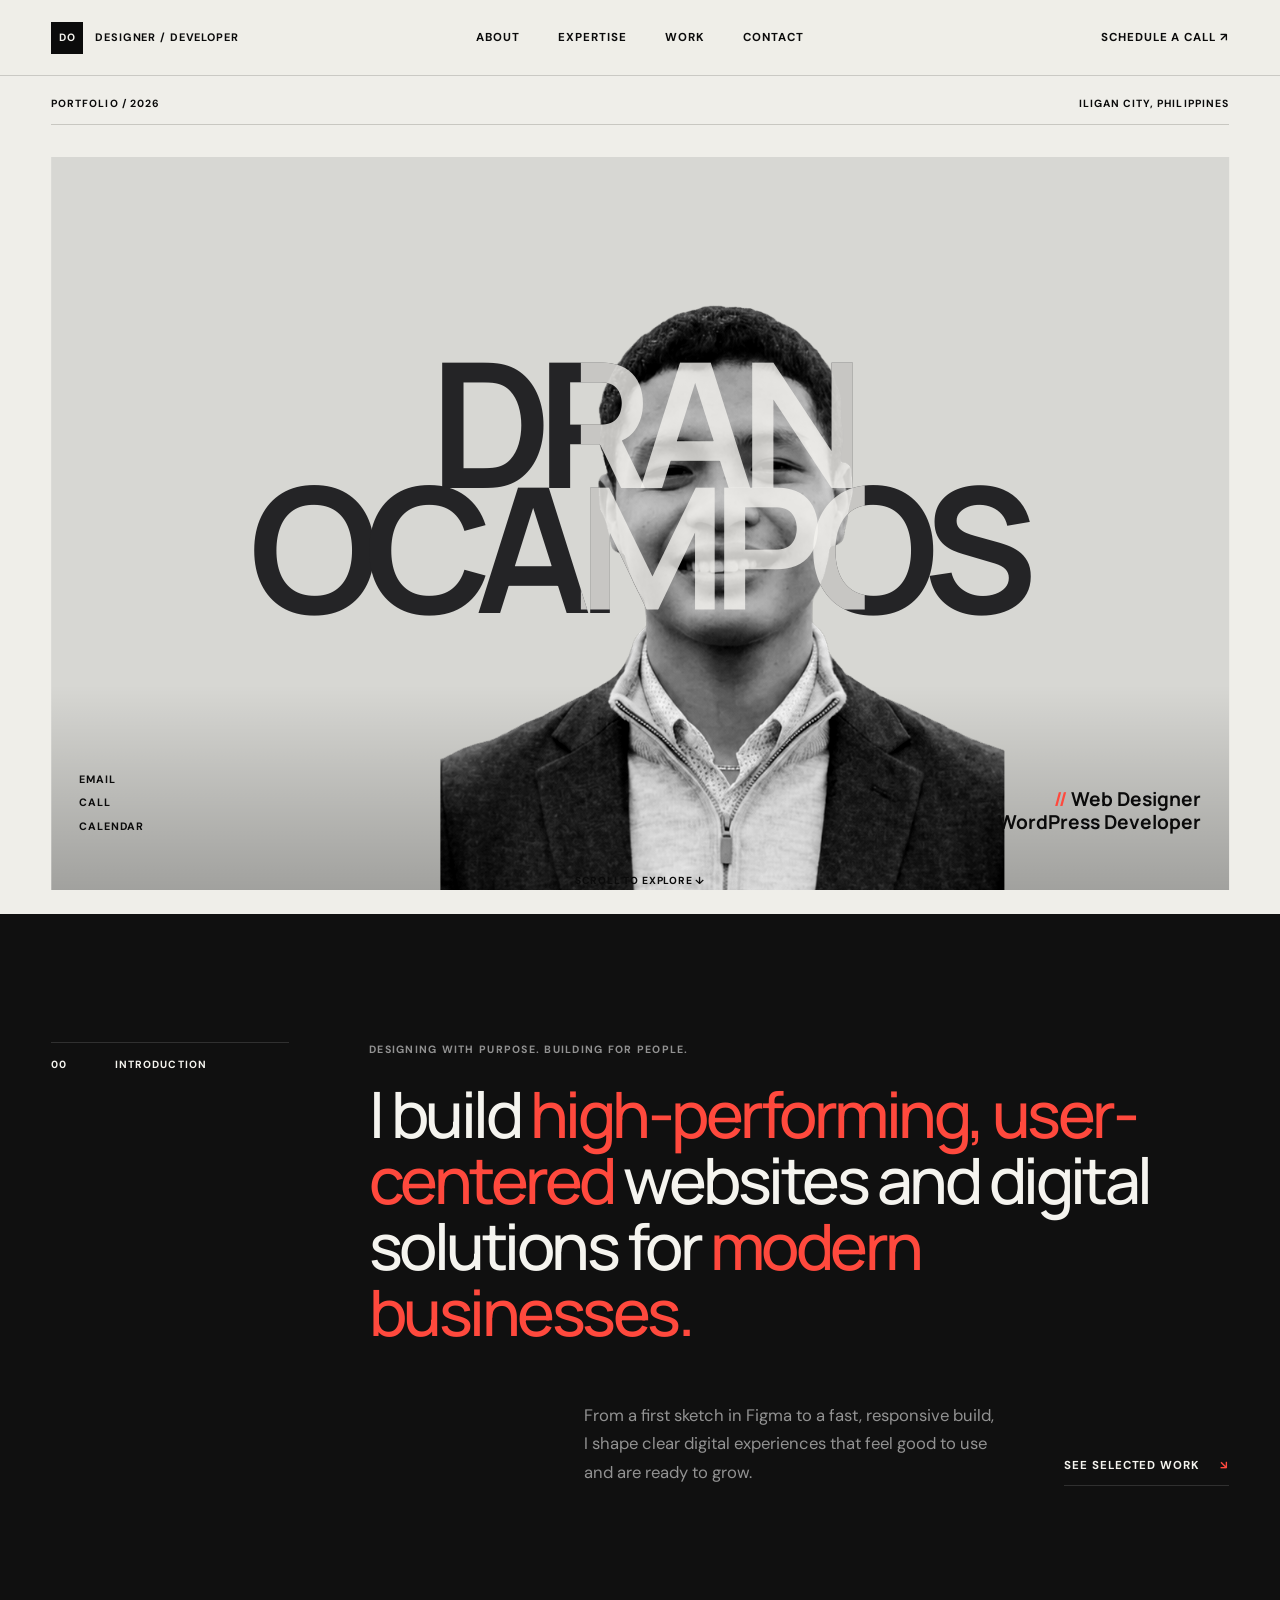
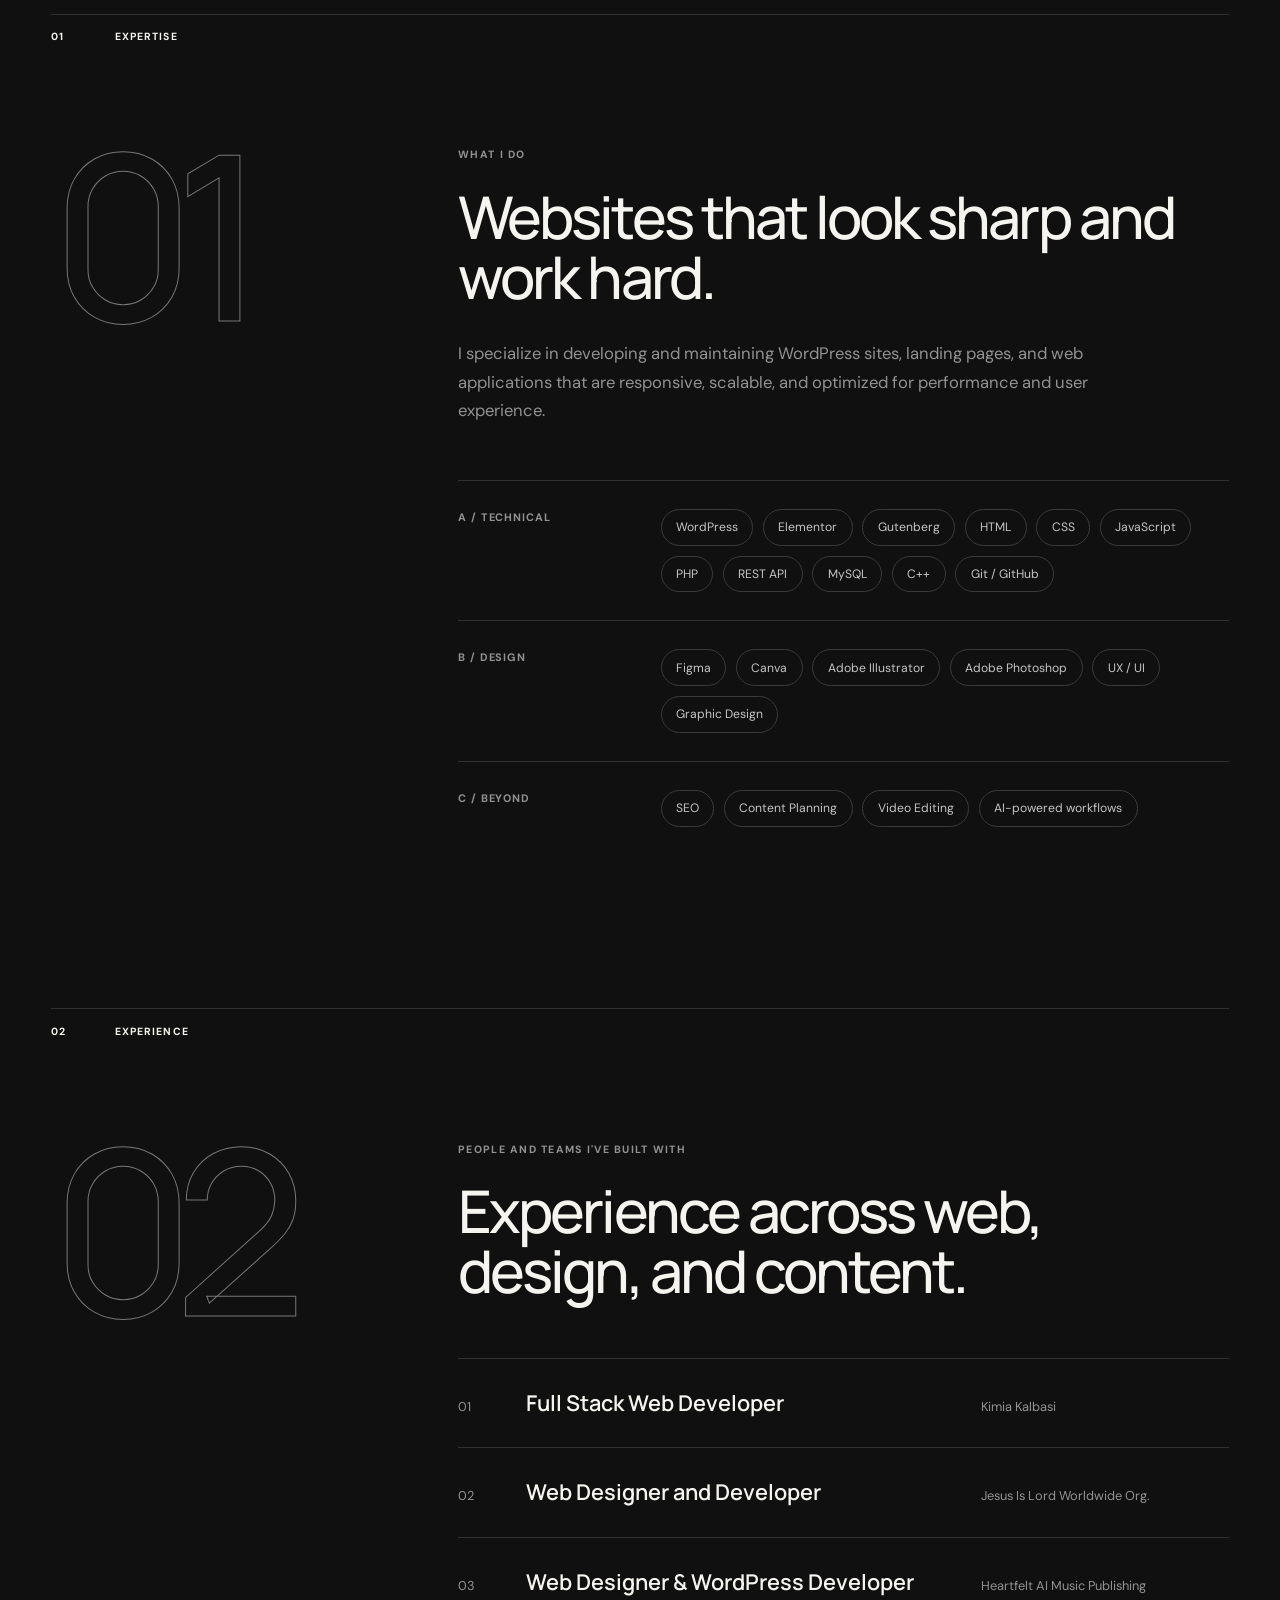
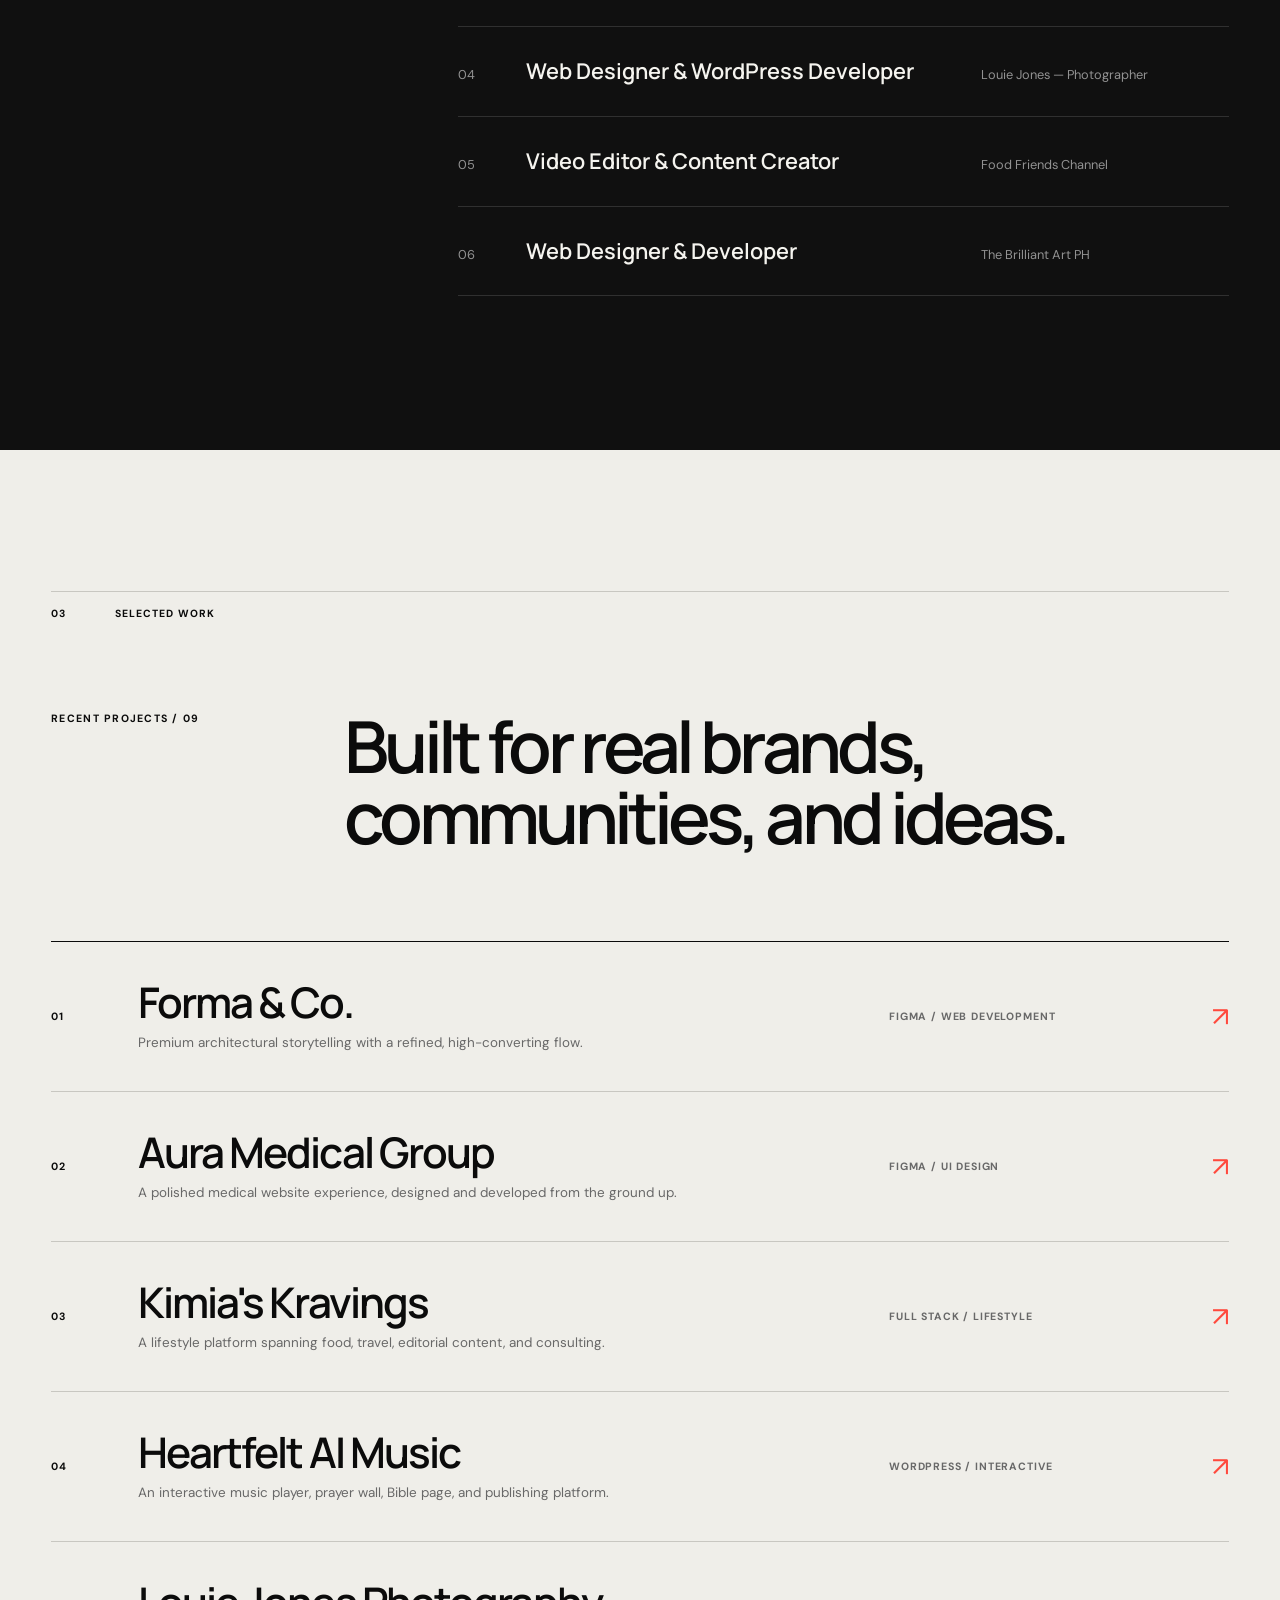
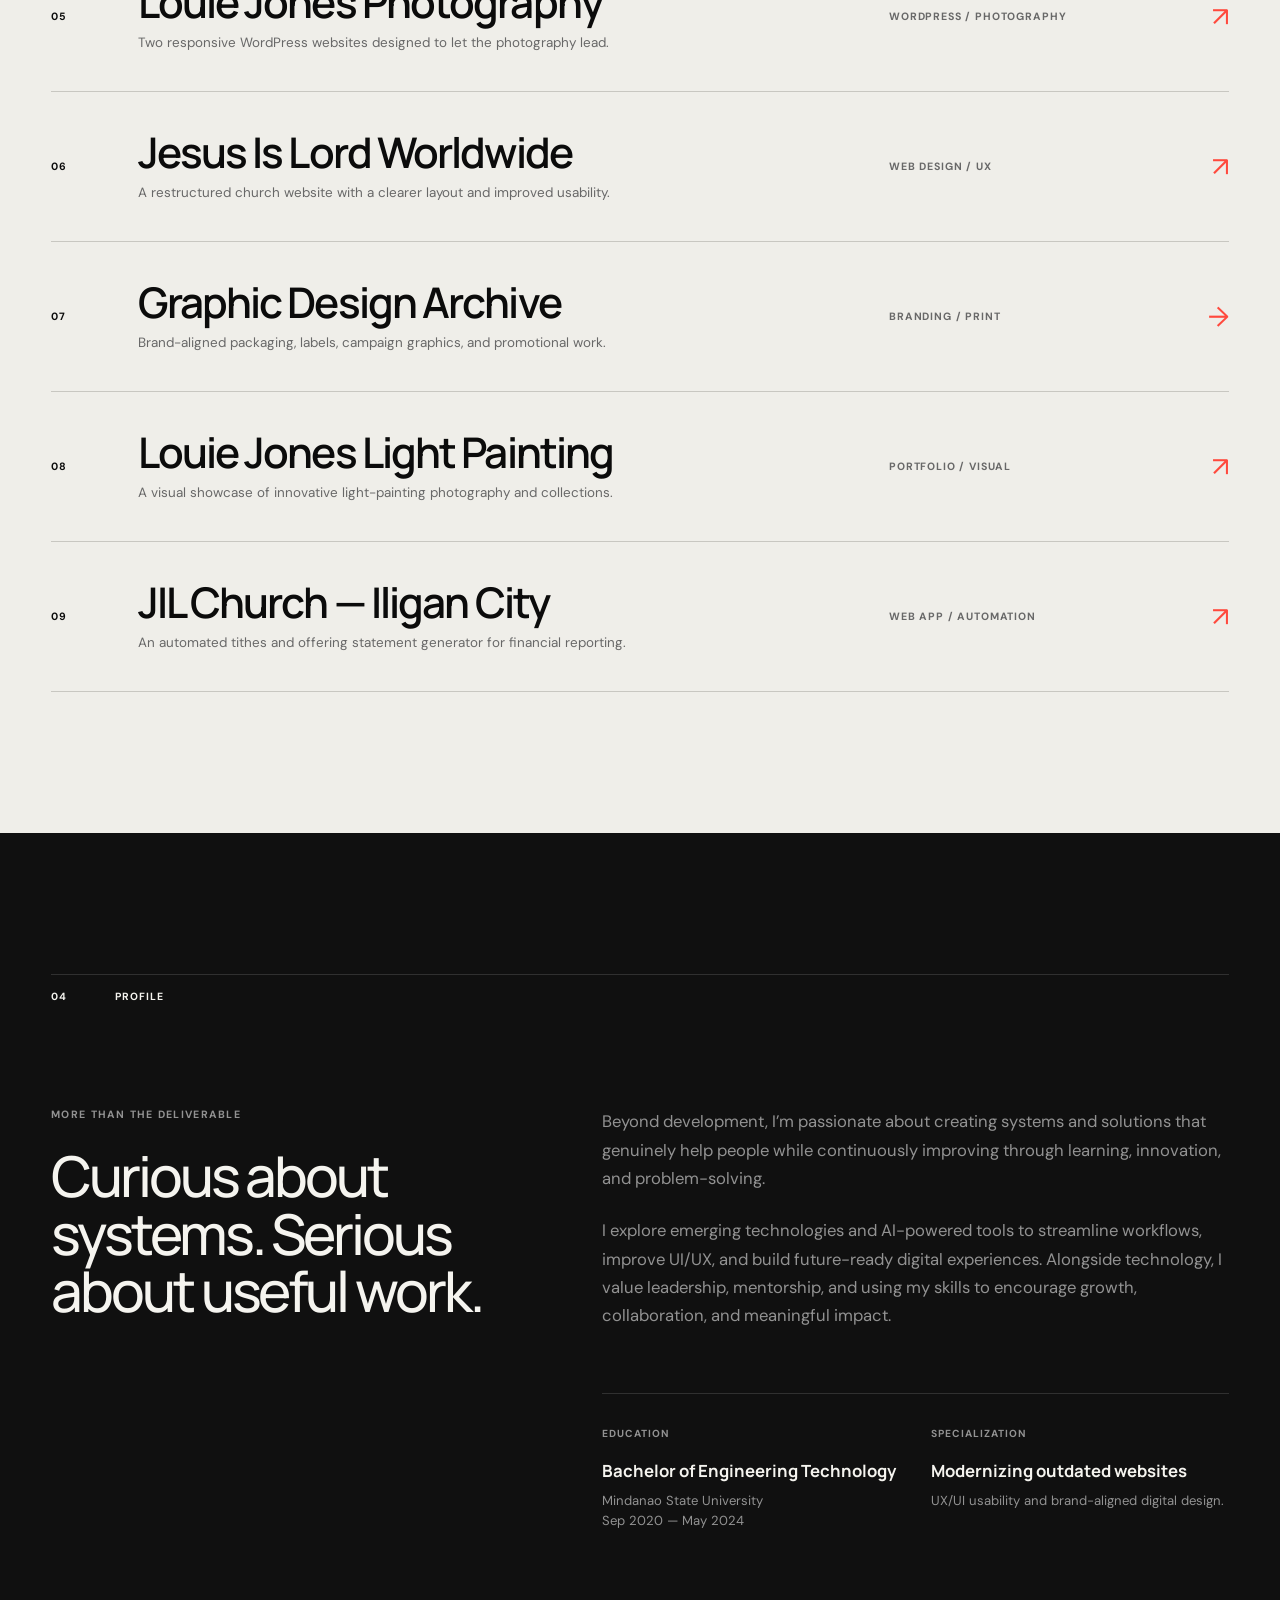
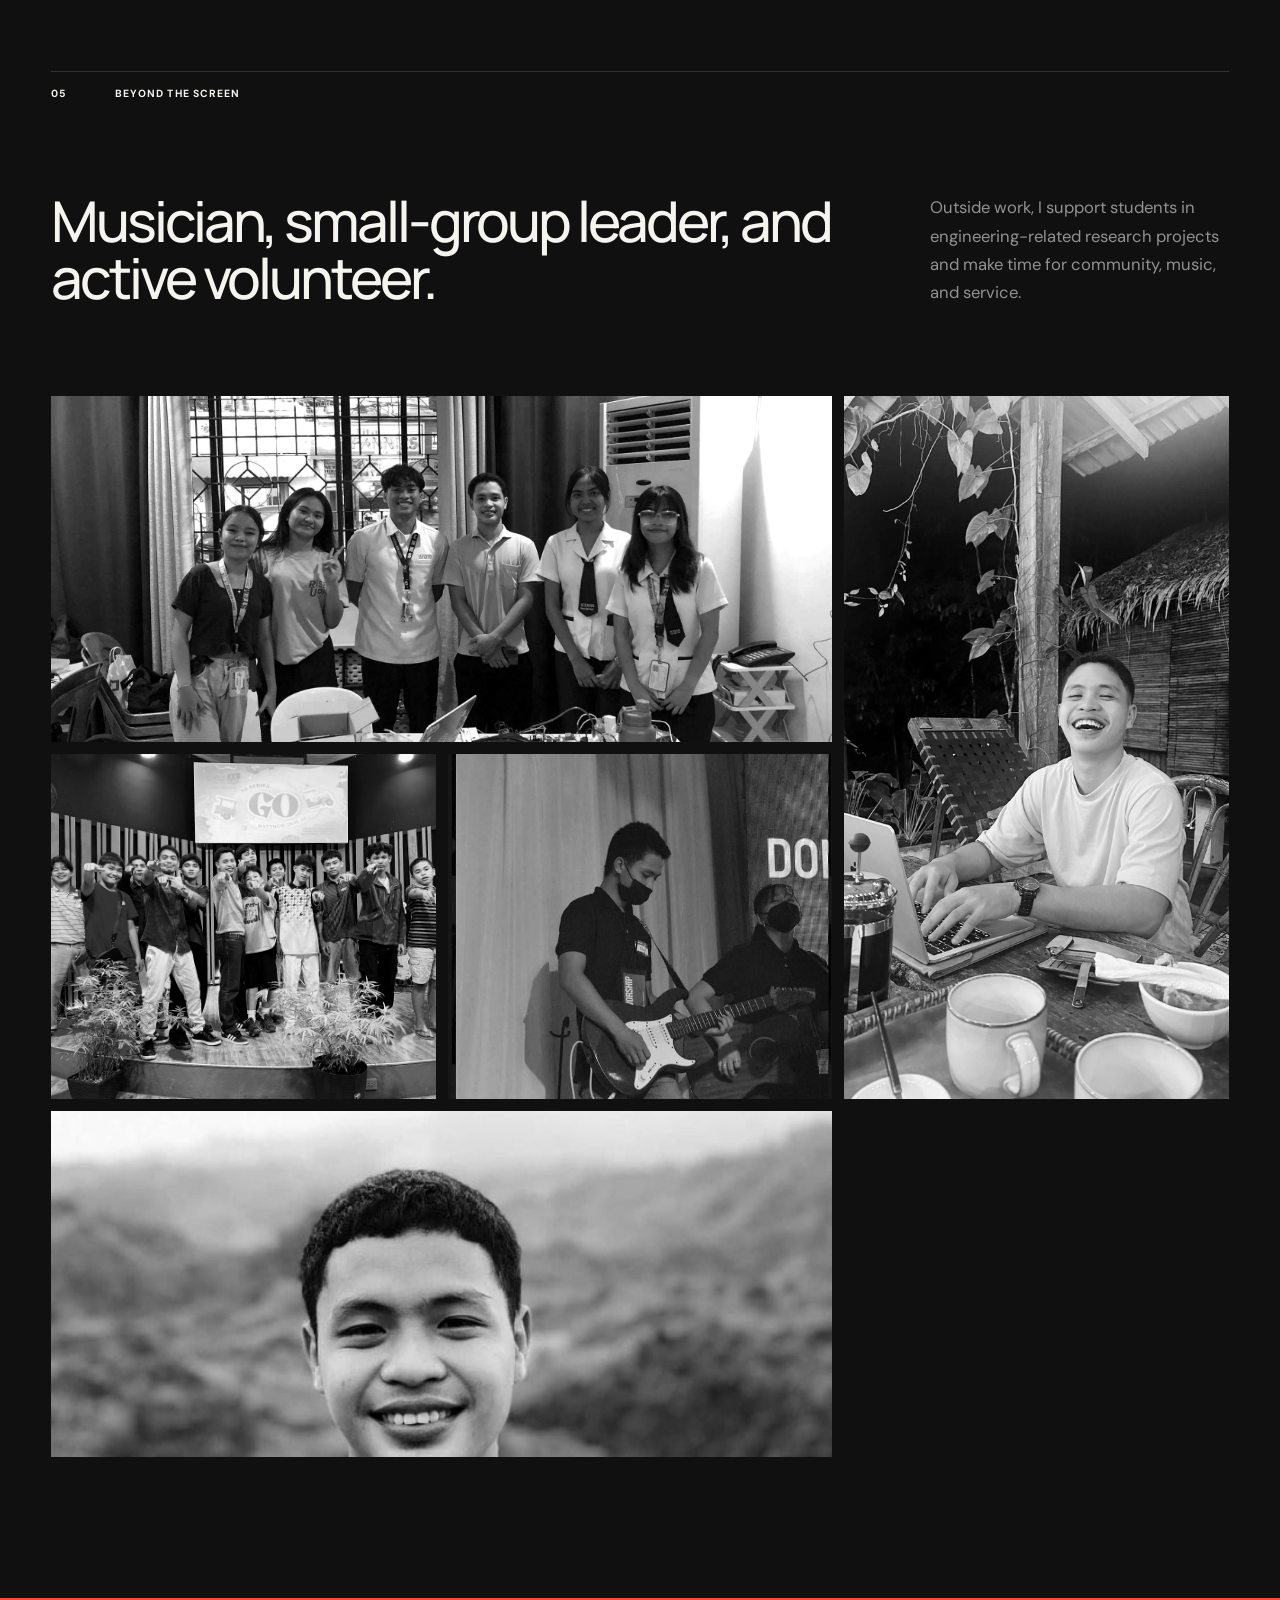
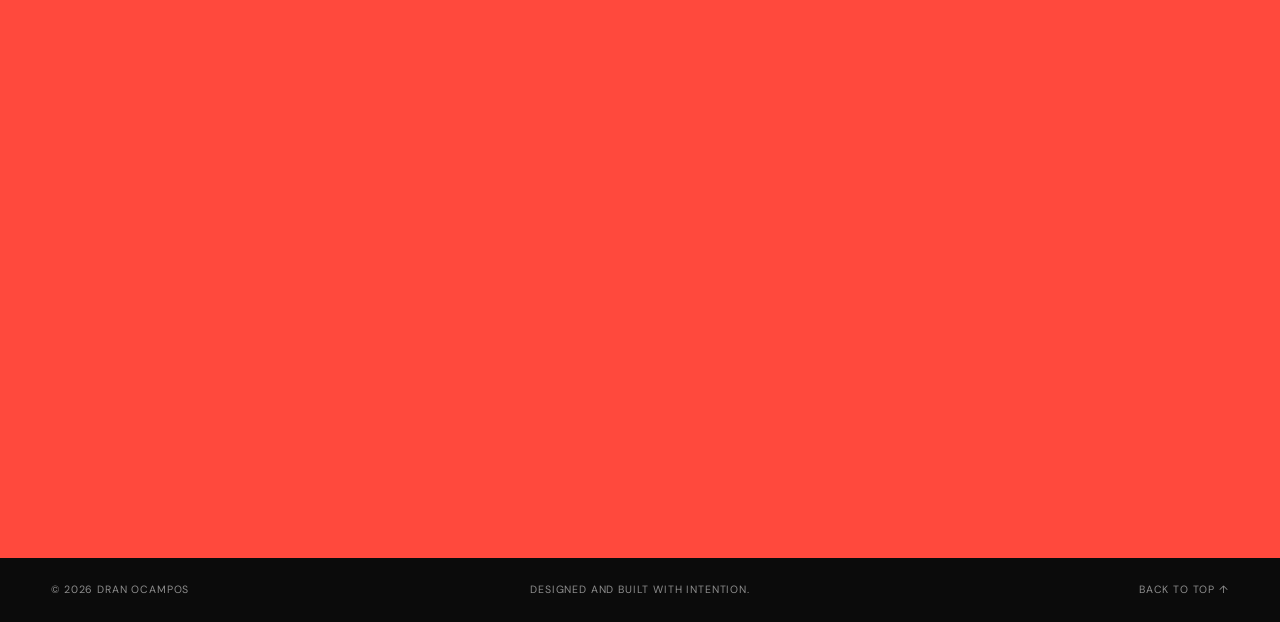
<file: index.html>
<!doctype html>
<html lang="en">
  <head>
    <meta charset="UTF-8" />
    <meta name="viewport" content="width=device-width, initial-scale=1.0" />
    <meta
      name="description"
      content="Portfolio of Dran Ocampos — web designer, WordPress developer, and digital creative based in Iligan City, Philippines."
    />
    <meta name="theme-color" content="#efeee9" />
    <title>Dran Ocampos — Web Designer &amp; Developer</title>
    <link rel="icon" href="favicon.svg" type="image/svg+xml" />
    <link rel="preconnect" href="https://fonts.googleapis.com" />
    <link rel="preconnect" href="https://fonts.gstatic.com" crossorigin />
    <link
      href="https://fonts.googleapis.com/css2?family=DM+Sans:wght@400;500;600;700&amp;family=Manrope:wght@400;500;600;700;800&amp;display=swap"
      rel="stylesheet"
    />
    <link rel="stylesheet" href="styles.css" />
    <script src="script.js" defer></script>
  </head>

  <body>
    <a class="skip-link" href="#main">Skip to content</a>

    <header class="site-header" data-header>
      <a class="brand" href="#top" aria-label="Dran Ocampos, home">
        <span class="brand-mark">DO</span>
        <span>Designer / Developer</span>
      </a>

      <button
        class="menu-toggle"
        type="button"
        aria-expanded="false"
        aria-controls="site-nav"
        data-menu-toggle
      >
        <span>Menu</span>
        <span class="menu-icon" aria-hidden="true"></span>
      </button>

      <nav class="site-nav" id="site-nav" aria-label="Primary" data-menu>
        <a href="#about">About</a>
        <a href="#expertise">Expertise</a>
        <a href="#work">Work</a>
        <a href="#contact">Contact</a>
      </nav>

      <a
        class="header-cta"
        href="https://cal.com/dran-ocampos-n5j36a/30min?overlayCalendar=true"
        target="_blank"
        rel="noreferrer"
      >
        Schedule a call <span aria-hidden="true">↗</span>
      </a>
    </header>

    <main id="main">
      <section class="hero" id="top" aria-labelledby="hero-title">
        <div class="hero-kicker">
          <span>Portfolio / 2026</span>
          <span>Iligan City, Philippines</span>
        </div>

        <div class="hero-stage">
          <div class="hero-photo" aria-hidden="true">
            <img src="images/profile2.png" alt="" />
          </div>

          <h1 id="hero-title" class="hero-title">
            <span>Dran</span>
            <span>Ocampos</span>
          </h1>

          <h1 class="hero-title hero-title-overlap" aria-hidden="true">
            <span>Dran</span>
            <span>Ocampos</span>
          </h1>

          <div class="hero-foreground" aria-hidden="true">
            <img src="images/profile-cutout.png" alt="" />
          </div>

          <p class="hero-role">
            <span aria-hidden="true">//</span> Web Designer<br />
            WordPress Developer
          </p>

          <div class="hero-contact">
            <a href="mailto:dranalain.ocampos@g.msuiit.edu.ph">Email</a>
            <a href="tel:+639630090645">Call</a>
            <a
              href="https://cal.com/dran-ocampos-n5j36a/30min?overlayCalendar=true"
              target="_blank"
              rel="noreferrer"
              >Calendar</a
            >
          </div>

          <a class="scroll-cue" href="#about">
            Scroll to explore <span aria-hidden="true">↓</span>
          </a>
        </div>
      </section>

      <section class="intro dark-section" id="about">
        <div class="section-label reveal">
          <span>00</span>
          <span>Introduction</span>
        </div>

        <div class="intro-copy reveal">
          <p class="eyebrow">Designing with purpose. Building for people.</p>
          <h2>
            I build <em>high-performing, user-centered</em> websites and
            digital solutions for <em>modern businesses.</em>
          </h2>
          <div class="intro-support">
            <p>
              From a first sketch in Figma to a fast, responsive build, I shape
              clear digital experiences that feel good to use and are ready to
              grow.
            </p>
            <a class="text-link" href="#work">See selected work <span>↘</span></a>
          </div>
        </div>
      </section>

      <section class="numbered-section dark-section" id="expertise">
        <div class="section-label reveal">
          <span>01</span>
          <span>Expertise</span>
        </div>

        <div class="numbered-layout">
          <div class="outline-number reveal" aria-hidden="true">01</div>

          <div class="section-content reveal">
            <p class="eyebrow">What I do</p>
            <h2 class="section-heading">Websites that look sharp and work hard.</h2>
            <p class="section-lead">
              I specialize in developing and maintaining WordPress sites,
              landing pages, and web applications that are responsive,
              scalable, and optimized for performance and user experience.
            </p>

            <div class="skill-groups">
              <article class="skill-group">
                <p class="skill-index">A / Technical</p>
                <ul class="tag-list" aria-label="Technical skills">
                  <li>WordPress</li>
                  <li>Elementor</li>
                  <li>Gutenberg</li>
                  <li>HTML</li>
                  <li>CSS</li>
                  <li>JavaScript</li>
                  <li>PHP</li>
                  <li>REST API</li>
                  <li>MySQL</li>
                  <li>C++</li>
                  <li>Git / GitHub</li>
                </ul>
              </article>

              <article class="skill-group">
                <p class="skill-index">B / Design</p>
                <ul class="tag-list" aria-label="Design skills">
                  <li>Figma</li>
                  <li>Canva</li>
                  <li>Adobe Illustrator</li>
                  <li>Adobe Photoshop</li>
                  <li>UX / UI</li>
                  <li>Graphic Design</li>
                </ul>
              </article>

              <article class="skill-group">
                <p class="skill-index">C / Beyond</p>
                <ul class="tag-list" aria-label="Additional skills">
                  <li>SEO</li>
                  <li>Content Planning</li>
                  <li>Video Editing</li>
                  <li>AI-powered workflows</li>
                </ul>
              </article>
            </div>
          </div>
        </div>
      </section>

      <section class="numbered-section dark-section" id="experience">
        <div class="section-label reveal">
          <span>02</span>
          <span>Experience</span>
        </div>

        <div class="numbered-layout">
          <div class="outline-number reveal" aria-hidden="true">02</div>

          <div class="section-content reveal">
            <p class="eyebrow">People and teams I've built with</p>
            <h2 class="section-heading">Experience across web, design, and content.</h2>

            <ol class="experience-list">
              <li>
                <span class="row-number">01</span>
                <h3>Full Stack Web Developer</h3>
                <p>Kimia Kalbasi</p>
              </li>
              <li>
                <span class="row-number">02</span>
                <h3>Web Designer and Developer</h3>
                <p>Jesus Is Lord Worldwide Org.</p>
              </li>
              <li>
                <span class="row-number">03</span>
                <h3>Web Designer &amp; WordPress Developer</h3>
                <p>Heartfelt AI Music Publishing</p>
              </li>
              <li>
                <span class="row-number">04</span>
                <h3>Web Designer &amp; WordPress Developer</h3>
                <p>Louie Jones — Photographer</p>
              </li>
              <li>
                <span class="row-number">05</span>
                <h3>Video Editor &amp; Content Creator</h3>
                <p>Food Friends Channel</p>
              </li>
              <li>
                <span class="row-number">06</span>
                <h3>Web Designer &amp; Developer</h3>
                <p>The Brilliant Art PH</p>
              </li>
            </ol>
          </div>
        </div>
      </section>

      <section class="work-section" id="work">
        <div class="section-label section-label-dark reveal">
          <span>03</span>
          <span>Selected work</span>
        </div>

        <div class="work-heading reveal">
          <p class="eyebrow">Recent projects / 09</p>
          <h2>Built for real brands, communities, and ideas.</h2>
        </div>

        <div class="project-list">
          <a
            class="project-row reveal"
            href="https://forma-neon.vercel.app/"
            target="_blank"
            rel="noreferrer"
          >
            <span class="project-number">01</span>
            <div>
              <h3>Forma &amp; Co.</h3>
              <p>Premium architectural storytelling with a refined, high-converting flow.</p>
            </div>
            <span class="project-tags">Figma / Web Development</span>
            <span class="project-arrow" aria-hidden="true">↗</span>
          </a>

          <a
            class="project-row reveal"
            href="https://auramedicalgroup.vercel.app/"
            target="_blank"
            rel="noreferrer"
          >
            <span class="project-number">02</span>
            <div>
              <h3>Aura Medical Group</h3>
              <p>A polished medical website experience, designed and developed from the ground up.</p>
            </div>
            <span class="project-tags">Figma / UI Design</span>
            <span class="project-arrow" aria-hidden="true">↗</span>
          </a>

          <a
            class="project-row reveal"
            href="https://kimias.vercel.app/"
            target="_blank"
            rel="noreferrer"
          >
            <span class="project-number">03</span>
            <div>
              <h3>Kimia's Kravings</h3>
              <p>A lifestyle platform spanning food, travel, editorial content, and consulting.</p>
            </div>
            <span class="project-tags">Full Stack / Lifestyle</span>
            <span class="project-arrow" aria-hidden="true">↗</span>
          </a>

          <a
            class="project-row reveal"
            href="https://heart-feltpublishing.com/"
            target="_blank"
            rel="noreferrer"
          >
            <span class="project-number">04</span>
            <div>
              <h3>Heartfelt AI Music</h3>
              <p>An interactive music player, prayer wall, Bible page, and publishing platform.</p>
            </div>
            <span class="project-tags">WordPress / Interactive</span>
            <span class="project-arrow" aria-hidden="true">↗</span>
          </a>

          <a
            class="project-row reveal"
            href="https://louiejonesphotography.com/"
            target="_blank"
            rel="noreferrer"
          >
            <span class="project-number">05</span>
            <div>
              <h3>Louie Jones Photography</h3>
              <p>Two responsive WordPress websites designed to let the photography lead.</p>
            </div>
            <span class="project-tags">WordPress / Photography</span>
            <span class="project-arrow" aria-hidden="true">↗</span>
          </a>

          <a
            class="project-row reveal"
            href="https://jilworldwide.org/"
            target="_blank"
            rel="noreferrer"
          >
            <span class="project-number">06</span>
            <div>
              <h3>Jesus Is Lord Worldwide</h3>
              <p>A restructured church website with a clearer layout and improved usability.</p>
            </div>
            <span class="project-tags">Web Design / UX</span>
            <span class="project-arrow" aria-hidden="true">↗</span>
          </a>

          <a class="project-row reveal" href="graphicdesign.html">
            <span class="project-number">07</span>
            <div>
              <h3>Graphic Design Archive</h3>
              <p>Brand-aligned packaging, labels, campaign graphics, and promotional work.</p>
            </div>
            <span class="project-tags">Branding / Print</span>
            <span class="project-arrow" aria-hidden="true">→</span>
          </a>

          <a
            class="project-row reveal"
            href="https://louiejones.com/collections"
            target="_blank"
            rel="noreferrer"
          >
            <span class="project-number">08</span>
            <div>
              <h3>Louie Jones Light Painting</h3>
              <p>A visual showcase of innovative light-painting photography and collections.</p>
            </div>
            <span class="project-tags">Portfolio / Visual</span>
            <span class="project-arrow" aria-hidden="true">↗</span>
          </a>

          <a
            class="project-row reveal"
            href="https://dranocampo.com/"
            target="_blank"
            rel="noreferrer"
          >
            <span class="project-number">09</span>
            <div>
              <h3>JIL Church — Iligan City</h3>
              <p>An automated tithes and offering statement generator for financial reporting.</p>
            </div>
            <span class="project-tags">Web App / Automation</span>
            <span class="project-arrow" aria-hidden="true">↗</span>
          </a>
        </div>
      </section>

      <section class="profile-section dark-section" id="profile">
        <div class="section-label reveal">
          <span>04</span>
          <span>Profile</span>
        </div>

        <div class="profile-grid">
          <div class="profile-heading reveal">
            <p class="eyebrow">More than the deliverable</p>
            <h2>Curious about systems. Serious about useful work.</h2>
          </div>

          <div class="profile-copy reveal">
            <p>
              Beyond development, I’m passionate about creating systems and
              solutions that genuinely help people while continuously improving
              through learning, innovation, and problem-solving.
            </p>
            <p>
              I explore emerging technologies and AI-powered tools to streamline
              workflows, improve UI/UX, and build future-ready digital
              experiences. Alongside technology, I value leadership, mentorship,
              and using my skills to encourage growth, collaboration, and
              meaningful impact.
            </p>

            <div class="profile-facts">
              <div>
                <span>Education</span>
                <strong>Bachelor of Engineering Technology</strong>
                <p>Mindanao State University<br />Sep 2020 — May 2024</p>
              </div>
              <div>
                <span>Specialization</span>
                <strong>Modernizing outdated websites</strong>
                <p>UX/UI usability and brand-aligned digital design.</p>
              </div>
            </div>
          </div>
        </div>
      </section>

      <section class="gallery-section dark-section" id="gallery">
        <div class="section-label reveal">
          <span>05</span>
          <span>Beyond the screen</span>
        </div>

        <div class="gallery-intro reveal">
          <h2>Musician, small-group leader, and active volunteer.</h2>
          <p>
            Outside work, I support students in engineering-related research
            projects and make time for community, music, and service.
          </p>
        </div>

        <div class="gallery-grid reveal">
          <figure class="gallery-item gallery-wide">
            <img src="images/gallery1.jpeg" alt="Dran standing with engineering students after a project session" loading="lazy" />
          </figure>
          <figure class="gallery-item gallery-tall">
            <img src="images/gallery2.jpeg" alt="Dran smiling while working on a laptop outdoors" loading="lazy" />
          </figure>
          <figure class="gallery-item">
            <img src="images/gallery3.jpeg" alt="Dran with a youth small group at a community gathering" loading="lazy" />
          </figure>
          <figure class="gallery-item">
            <img src="images/gallery4.jpg" alt="Dran playing electric guitar during worship" loading="lazy" />
          </figure>
          <figure class="gallery-item gallery-wide">
            <img src="images/gallery5.jpg" alt="Outdoor portrait of Dran with a mountain landscape" loading="lazy" />
          </figure>
        </div>
      </section>

      <section class="contact-section" id="contact">
        <div class="contact-top reveal">
          <p class="eyebrow">Have a project in mind?</p>
          <a
            href="mailto:dranalain.ocampos@g.msuiit.edu.ph?subject=Portfolio%20Project%20Inquiry"
          >
            Let's make it real. <span aria-hidden="true">↗</span>
          </a>
        </div>

        <div class="contact-details reveal">
          <div>
            <span>Email</span>
            <a href="mailto:dranalain.ocampos@g.msuiit.edu.ph"
              >dranalain.ocampos@g.msuiit.edu.ph</a
            >
          </div>
          <div>
            <span>Phone</span>
            <a href="tel:+639630090645">+63 963 009 0645</a>
          </div>
          <div>
            <span>Based in</span>
            <p>Iligan City, Philippines</p>
          </div>
          <div>
            <span>Next step</span>
            <a
              href="https://cal.com/dran-ocampos-n5j36a/30min?overlayCalendar=true"
              target="_blank"
              rel="noreferrer"
              >Book 30 minutes ↗</a
            >
            <a
              href="mailto:dranalain.ocampos@g.msuiit.edu.ph?subject=Resume%20Request"
              >Request résumé →</a
            >
          </div>
        </div>
      </section>
    </main>

    <footer class="site-footer">
      <p>© <span data-year>2026</span> Dran Ocampos</p>
      <p>Designed and built with intention.</p>
      <a href="#top">Back to top ↑</a>
    </footer>
  </body>
</html>
</file>
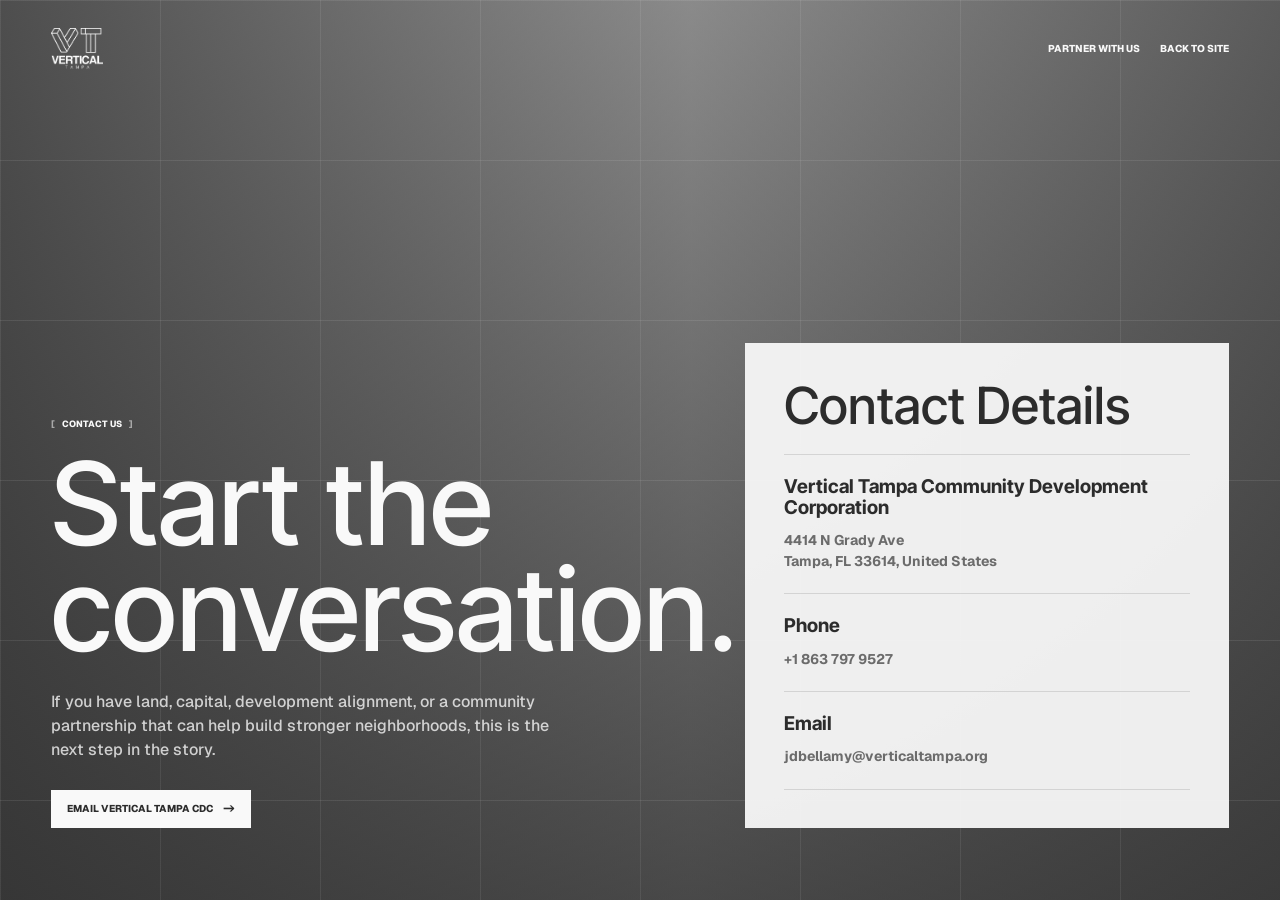
<file: contact.html>
<!doctype html>
<html lang="en">
  <head>
    <meta charset="UTF-8" />
    <meta name="viewport" content="width=device-width, initial-scale=1.0" />
    <title>Contact | Vertical Tampa CDC</title>
    <meta
      name="description"
      content="Contact Vertical Tampa Community Development Corporation about land, capital, development alignment, and community partnerships."
    />

    <link rel="preconnect" href="https://fonts.googleapis.com" />
    <link rel="preconnect" href="https://fonts.gstatic.com" crossorigin />
    <link
      href="https://fonts.googleapis.com/css2?family=Geist:wght@400;500;600;700;800&family=Inter+Tight:wght@400;500;600;700;800&display=swap"
      rel="stylesheet"
    />

    <style>
      :root {
        --black: #2c2c2c;
        --paper: #f9f9f9;
        --muted: #6b6b6b;
        --faint: #a8a8a8;
        --line: rgba(44, 44, 44, 0.14);
        --line-light: rgba(249, 249, 249, 0.16);
        --warm: #e9e3d8;
        --display: "Inter Tight", "Arial Narrow", Arial, sans-serif;
        --body: "Geist", Arial, sans-serif;
        --side: clamp(20px, 4vw, 54px);
      }

      * {
        box-sizing: border-box;
        margin: 0;
        padding: 0;
      }

      html {
        background: var(--black);
      }

      body {
        background: var(--paper);
        color: var(--black);
        font-family: var(--body);
        font-size: 14px;
        font-weight: 500;
        line-height: 1.35;
        overflow-x: hidden;
        -webkit-font-smoothing: antialiased;
      }

      a {
        color: inherit;
        text-decoration: none;
      }

      .page-shell {
        background: var(--paper);
        margin: 0 auto;
        max-width: 1680px;
        min-height: 100vh;
      }

      .site-header {
        align-items: center;
        color: var(--paper);
        display: flex;
        justify-content: space-between;
        left: 0;
        padding: 28px var(--side);
        position: absolute;
        right: 0;
        top: 0;
        z-index: 3;
      }

      .logo-brand img {
        display: block;
        height: 42px;
        object-fit: contain;
        width: auto;
      }

      .header-links {
        align-items: center;
        display: flex;
        gap: 20px;
        font-size: 10px;
        font-weight: 800;
        text-transform: uppercase;
      }

      .contact-hero {
        color: var(--paper);
        min-height: 100svh;
        overflow: hidden;
        padding: 150px var(--side) 72px;
        position: relative;
      }

      .contact-hero::before {
        background:
          linear-gradient(90deg, rgba(44, 44, 44, 0.82), rgba(44, 44, 44, 0.5) 54%, rgba(44, 44, 44, 0.75)),
          linear-gradient(180deg, rgba(44, 44, 44, 0.08), rgba(44, 44, 44, 0.72)),
          url("https://images.unsplash.com/photo-1570129477492-45c003edd2be?auto=format&fit=crop&w=2200&q=86")
            center / cover;
        content: "";
        inset: 0;
        position: absolute;
      }

      .contact-hero::after {
        background-image:
          linear-gradient(rgba(249, 249, 249, 0.09) 1px, transparent 1px),
          linear-gradient(90deg, rgba(249, 249, 249, 0.08) 1px, transparent 1px);
        background-size: 160px 160px;
        content: "";
        inset: 0;
        pointer-events: none;
        position: absolute;
      }

      .contact-inner {
        align-items: end;
        display: grid;
        gap: clamp(34px, 7vw, 96px);
        grid-template-columns: minmax(0, 0.9fr) minmax(340px, 0.72fr);
        margin: 0 auto;
        max-width: 1480px;
        min-height: calc(100svh - 222px);
        position: relative;
        z-index: 1;
      }

      .label {
        align-items: center;
        display: inline-flex;
        font-size: 9px;
        font-weight: 800;
        gap: 7px;
        line-height: 1;
        text-transform: uppercase;
      }

      .label::before {
        color: var(--faint);
        content: "[";
      }

      .label::after {
        color: var(--faint);
        content: "]";
      }

      h1,
      h2 {
        font-family: var(--display);
        font-weight: 500;
        letter-spacing: 0;
      }

      h1 {
        font-size: clamp(52px, 9vw, 126px);
        line-height: 0.92;
        margin-top: 18px;
        max-width: 880px;
      }

      .lede {
        color: rgba(249, 249, 249, 0.78);
        font-size: 16px;
        line-height: 1.5;
        margin-top: 28px;
        max-width: 520px;
      }

      .button {
        align-items: center;
        background: var(--paper);
        color: var(--black);
        display: inline-flex;
        font-size: 10px;
        font-weight: 800;
        gap: 10px;
        justify-content: center;
        line-height: 1;
        margin-top: 28px;
        min-height: 38px;
        padding: 0 16px;
        text-transform: uppercase;
      }

      .button::after {
        content: "->";
      }

      .contact-panel {
        background: rgba(249, 249, 249, 0.94);
        color: var(--black);
        padding: clamp(26px, 3vw, 40px);
      }

      .contact-panel h2 {
        font-size: clamp(32px, 4vw, 52px);
        line-height: 0.96;
        margin-bottom: 24px;
      }

      .contact-row {
        border-top: 1px solid var(--line);
        padding: 22px 0;
      }

      .contact-row:last-child {
        border-bottom: 1px solid var(--line);
      }

      .contact-row strong {
        display: block;
        font-family: var(--display);
        font-size: 19px;
        font-weight: 700;
        line-height: 1.08;
      }

      .contact-row span,
      .contact-row a {
        color: var(--muted);
        display: block;
        font-size: 14px;
        font-weight: 700;
        line-height: 1.45;
        margin-top: 12px;
      }

      @media (max-width: 900px) {
        .contact-inner {
          grid-template-columns: 1fr;
        }

        .contact-hero {
          padding-top: 130px;
        }
      }

      @media (max-width: 620px) {
        :root {
          --side: 18px;
        }

        .site-header {
          align-items: flex-start;
          gap: 18px;
        }

        .header-links {
          align-items: flex-end;
          flex-direction: column;
          gap: 10px;
        }

        h1 {
          font-size: 46px;
        }

        .contact-panel h2 {
          font-size: 32px;
        }
      }
    </style>
  </head>

  <body>
    <div class="page-shell">
      <header class="site-header" aria-label="Site header">
        <a class="logo-brand" href="hoho.html" aria-label="Vertical Tampa CDC home">
          <img src="images/vertical-tampa/vertical-tampa-logo.png" alt="Vertical Tampa" />
        </a>
        <nav class="header-links" aria-label="Page navigation">
          <a href="partner-with-us.html">Partner With Us</a>
          <a href="hoho.html#get-started">Back to Site</a>
        </nav>
      </header>

      <main>
        <section class="contact-hero" aria-labelledby="contact-title">
          <div class="contact-inner">
            <div>
              <span class="label">Contact Us</span>
              <h1 id="contact-title">Start the conversation.</h1>
              <p class="lede">
                If you have land, capital, development alignment, or a community partnership that can help build
                stronger neighborhoods, this is the next step in the story.
              </p>
              <a class="button" href="mailto:jdbellamy@verticaltampa.org">Email Vertical Tampa CDC</a>
            </div>

            <aside class="contact-panel" aria-label="Contact information">
              <h2>Contact Details</h2>
              <div class="contact-row">
                <strong>Vertical Tampa Community Development Corporation</strong>
                <span>
                  4414 N Grady Ave<br />
                  Tampa, FL 33614, United States
                </span>
              </div>
              <div class="contact-row">
                <strong>Phone</strong>
                <a href="tel:+18637979527">+1 863 797 9527</a>
              </div>
              <div class="contact-row">
                <strong>Email</strong>
                <a href="mailto:jdbellamy@verticaltampa.org">jdbellamy@verticaltampa.org</a>
              </div>
            </aside>
          </div>
        </section>
      </main>
    </div>
  </body>
</html>
</file>
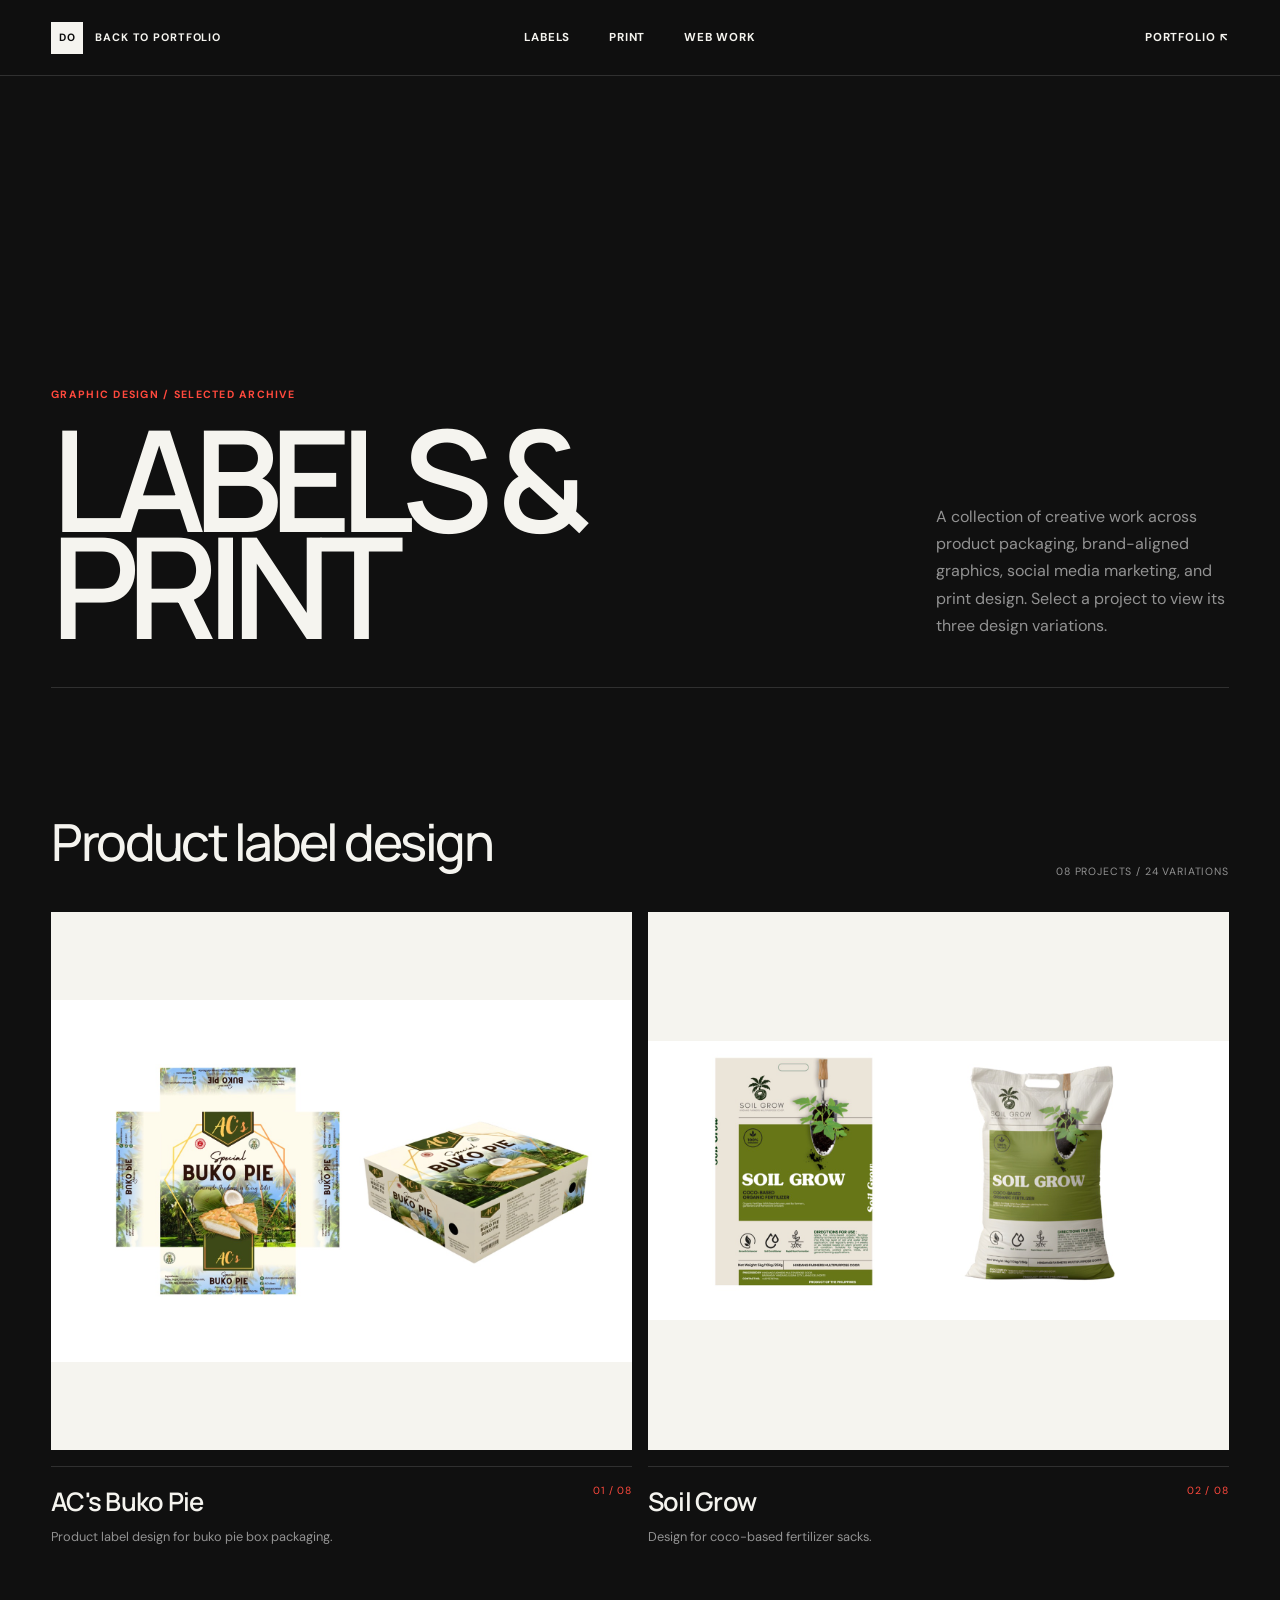
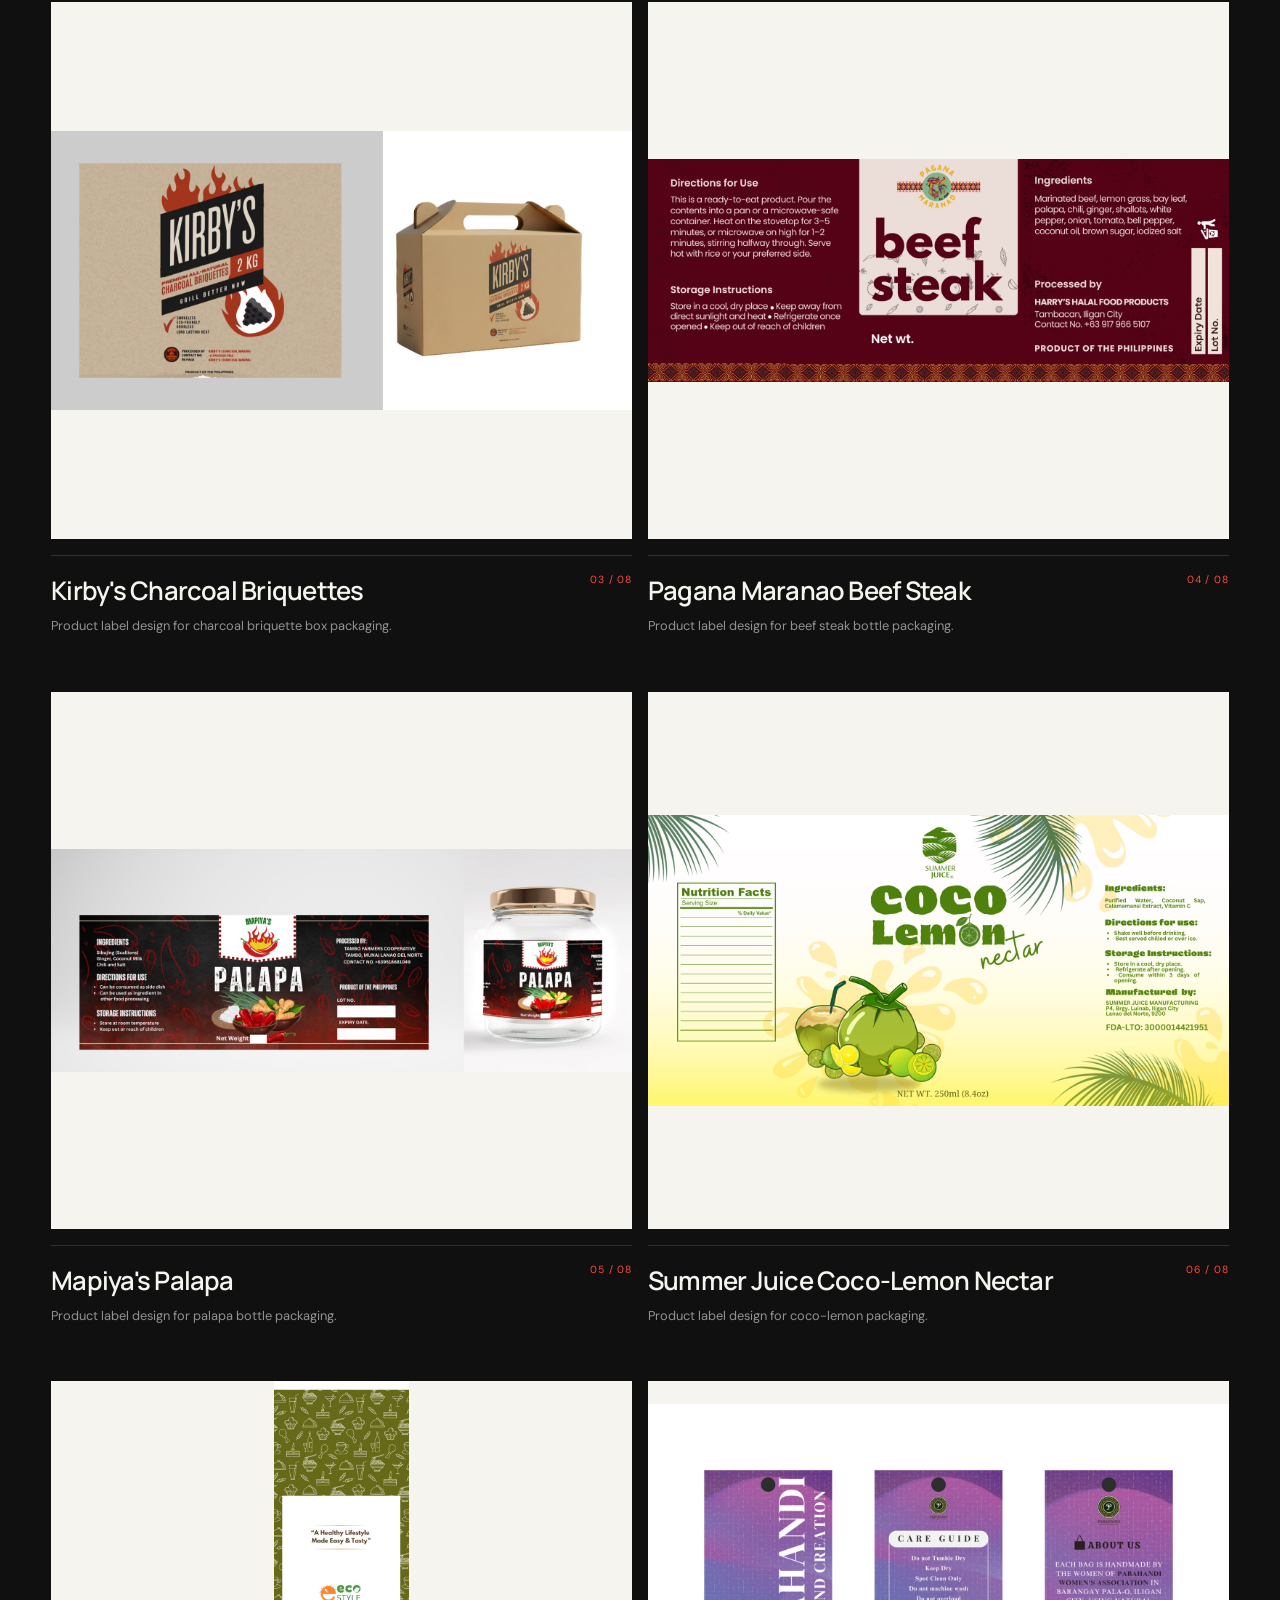
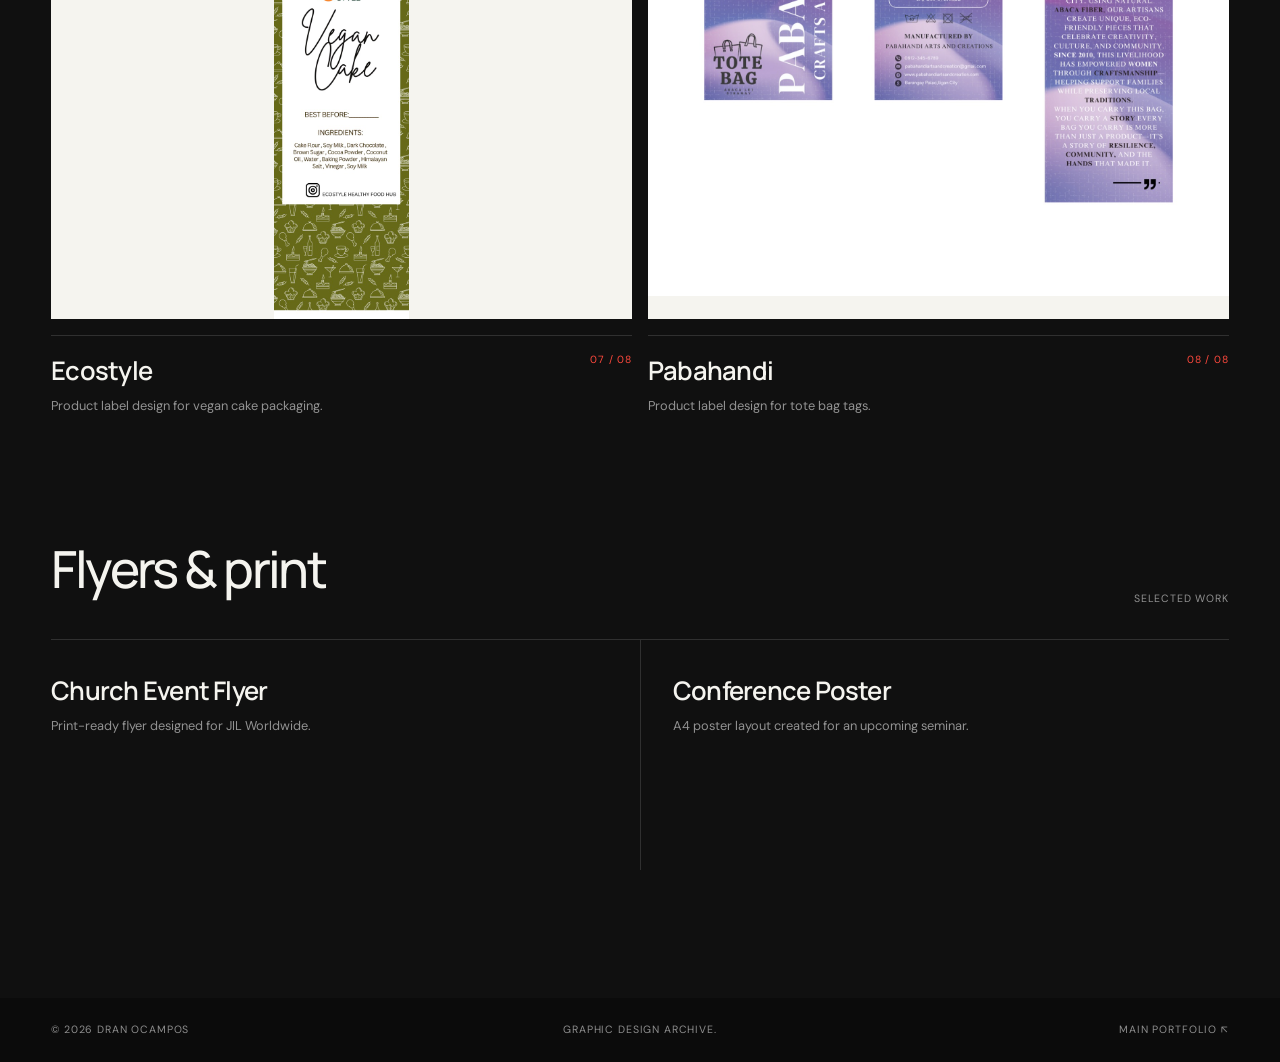
<file: graphicdesign.html>
<!doctype html>
<html lang="en">
  <head>
    <meta charset="UTF-8" />
    <meta name="viewport" content="width=device-width, initial-scale=1.0" />
    <meta
      name="description"
      content="Packaging, product-label, and print design archive by Dran Ocampos."
    />
    <meta name="theme-color" content="#101010" />
    <title>Graphic Design Archive — Dran Ocampos</title>
    <link rel="icon" href="favicon.svg" type="image/svg+xml" />
    <link rel="preconnect" href="https://fonts.googleapis.com" />
    <link rel="preconnect" href="https://fonts.gstatic.com" crossorigin />
    <link
      href="https://fonts.googleapis.com/css2?family=DM+Sans:wght@400;500;600;700&amp;family=Manrope:wght@400;500;600;700;800&amp;display=swap"
      rel="stylesheet"
    />
    <link rel="stylesheet" href="styles.css" />
    <script src="script.js" defer></script>
  </head>

  <body class="archive-page">
    <a class="skip-link" href="#archive-main">Skip to content</a>

    <header class="site-header">
      <a class="brand" href="index.html" aria-label="Back to Dran Ocampos portfolio">
        <span class="brand-mark">DO</span>
        <span>Back to portfolio</span>
      </a>

      <button
        class="menu-toggle"
        type="button"
        aria-expanded="false"
        aria-controls="archive-nav"
        data-menu-toggle
      >
        <span>Menu</span>
        <span class="menu-icon" aria-hidden="true"></span>
      </button>

      <nav class="site-nav" id="archive-nav" aria-label="Archive" data-menu>
        <a href="#labels">Labels</a>
        <a href="#print">Print</a>
        <a href="index.html#work">Web work</a>
      </nav>

      <a class="header-cta" href="index.html">Portfolio <span aria-hidden="true">↖</span></a>
    </header>

    <main class="archive-main" id="archive-main">
      <section class="archive-hero">
        <div>
          <p class="eyebrow">Graphic design / selected archive</p>
          <h1>Labels &amp;<br />Print</h1>
        </div>
        <p>
          A collection of creative work across product packaging, brand-aligned
          graphics, social media marketing, and print design. Select a project
          to view its three design variations.
        </p>
      </section>

      <section class="archive-section" id="labels">
        <div class="archive-section-header reveal">
          <h2>Product label design</h2>
          <span>08 projects / 24 variations</span>
        </div>

        <div class="design-grid">
          <article class="design-card reveal">
            <button
              class="design-preview"
              type="button"
              data-design-preview
              data-title="AC's Buko Pie"
              data-images="images/design/buko-v3.jpg, images/design/buko-v2.jpg, images/design/buko-v1.jpg"
              aria-label="View three AC's Buko Pie design variations"
            >
              <img src="images/design/buko-v3.jpg" alt="AC's Buko Pie package label" loading="lazy" />
            </button>
            <div class="design-meta">
              <div>
                <h3>AC's Buko Pie</h3>
                <p>Product label design for buko pie box packaging.</p>
              </div>
              <span>01 / 08</span>
            </div>
          </article>

          <article class="design-card reveal">
            <button
              class="design-preview"
              type="button"
              data-design-preview
              data-title="Soil Grow"
              data-images="images/design/soil-v2.jpg, images/design/soil-v3.jpg, images/design/soil-v1.jpg"
              aria-label="View three Soil Grow design variations"
            >
              <img src="images/design/soil-v2.jpg" alt="Soil Grow fertilizer packaging" loading="lazy" />
            </button>
            <div class="design-meta">
              <div>
                <h3>Soil Grow</h3>
                <p>Design for coco-based fertilizer sacks.</p>
              </div>
              <span>02 / 08</span>
            </div>
          </article>

          <article class="design-card reveal">
            <button
              class="design-preview"
              type="button"
              data-design-preview
              data-title="Kirby's Charcoal Briquettes"
              data-images="images/design/kirby-v1.jpg, images/design/kirby-v2.jpg, images/design/kirby-v3.jpg"
              aria-label="View three Kirby's Charcoal design variations"
            >
              <img src="images/design/kirby-v1.jpg" alt="Kirby's Charcoal Briquettes packaging" loading="lazy" />
            </button>
            <div class="design-meta">
              <div>
                <h3>Kirby's Charcoal Briquettes</h3>
                <p>Product label design for charcoal briquette box packaging.</p>
              </div>
              <span>03 / 08</span>
            </div>
          </article>

          <article class="design-card reveal">
            <button
              class="design-preview"
              type="button"
              data-design-preview
              data-title="Pagana Maranao Beef Steak"
              data-images="images/design/beef-v1.jpg, images/design/beef-v2.jpg, images/design/beef-v3.jpg"
              aria-label="View three Pagana Maranao Beef Steak design variations"
            >
              <img src="images/design/beef-v1.jpg" alt="Pagana Maranao Beef Steak bottle label" loading="lazy" />
            </button>
            <div class="design-meta">
              <div>
                <h3>Pagana Maranao Beef Steak</h3>
                <p>Product label design for beef steak bottle packaging.</p>
              </div>
              <span>04 / 08</span>
            </div>
          </article>

          <article class="design-card reveal">
            <button
              class="design-preview"
              type="button"
              data-design-preview
              data-title="Mapiya's Palapa"
              data-images="images/design/palapa-v1.jpg, images/design/palapa-v2.jpg, images/design/palapa-v3.jpg"
              aria-label="View three Mapiya's Palapa design variations"
            >
              <img src="images/design/palapa-v1.jpg" alt="Mapiya's Palapa bottle label" loading="lazy" />
            </button>
            <div class="design-meta">
              <div>
                <h3>Mapiya's Palapa</h3>
                <p>Product label design for palapa bottle packaging.</p>
              </div>
              <span>05 / 08</span>
            </div>
          </article>

          <article class="design-card reveal">
            <button
              class="design-preview"
              type="button"
              data-design-preview
              data-title="Summer Juice Coco-Lemon Nectar"
              data-images="images/design/juice-v1.jpg, images/design/juice-v2.jpg, images/design/juice-v3.jpg"
              aria-label="View three Summer Juice design variations"
            >
              <img src="images/design/juice-v1.jpg" alt="Summer Juice Coco-Lemon Nectar packaging" loading="lazy" />
            </button>
            <div class="design-meta">
              <div>
                <h3>Summer Juice Coco-Lemon Nectar</h3>
                <p>Product label design for coco-lemon packaging.</p>
              </div>
              <span>06 / 08</span>
            </div>
          </article>

          <article class="design-card reveal">
            <button
              class="design-preview"
              type="button"
              data-design-preview
              data-title="Ecostyle"
              data-images="images/design/eco-v1.jpg, images/design/eco-v2.jpg, images/design/eco-v3.jpg"
              aria-label="View three Ecostyle design variations"
            >
              <img src="images/design/eco-v1.jpg" alt="Ecostyle vegan cake packaging" loading="lazy" />
            </button>
            <div class="design-meta">
              <div>
                <h3>Ecostyle</h3>
                <p>Product label design for vegan cake packaging.</p>
              </div>
              <span>07 / 08</span>
            </div>
          </article>

          <article class="design-card reveal">
            <button
              class="design-preview"
              type="button"
              data-design-preview
              data-title="Pabahandi"
              data-images="images/design/pabahandi-v1.jpg, images/design/pabahandi-v2.jpg, images/design/pabahandi-v3.jpg"
              aria-label="View three Pabahandi design variations"
            >
              <img src="images/design/pabahandi-v1.jpg" alt="Pabahandi tote bag tag design" loading="lazy" />
            </button>
            <div class="design-meta">
              <div>
                <h3>Pabahandi</h3>
                <p>Product label design for tote bag tags.</p>
              </div>
              <span>08 / 08</span>
            </div>
          </article>
        </div>
      </section>

      <section class="archive-section" id="print">
        <div class="archive-section-header reveal">
          <h2>Flyers &amp; print</h2>
          <span>Selected work</span>
        </div>
        <div class="print-grid reveal">
          <article class="print-card">
            <h3>Church Event Flyer</h3>
            <p>Print-ready flyer designed for JIL Worldwide.</p>
          </article>
          <article class="print-card">
            <h3>Conference Poster</h3>
            <p>A4 poster layout created for an upcoming seminar.</p>
          </article>
        </div>
      </section>
    </main>

    <footer class="site-footer">
      <p>© <span data-year>2026</span> Dran Ocampos</p>
      <p>Graphic design archive.</p>
      <a href="index.html">Main portfolio ↖</a>
    </footer>

    <dialog class="design-dialog" data-design-dialog aria-label="Design variations">
      <button class="dialog-close" type="button" data-dialog-close>Close ×</button>
      <div class="dialog-images" data-dialog-images></div>
    </dialog>
  </body>
</html>
</file>
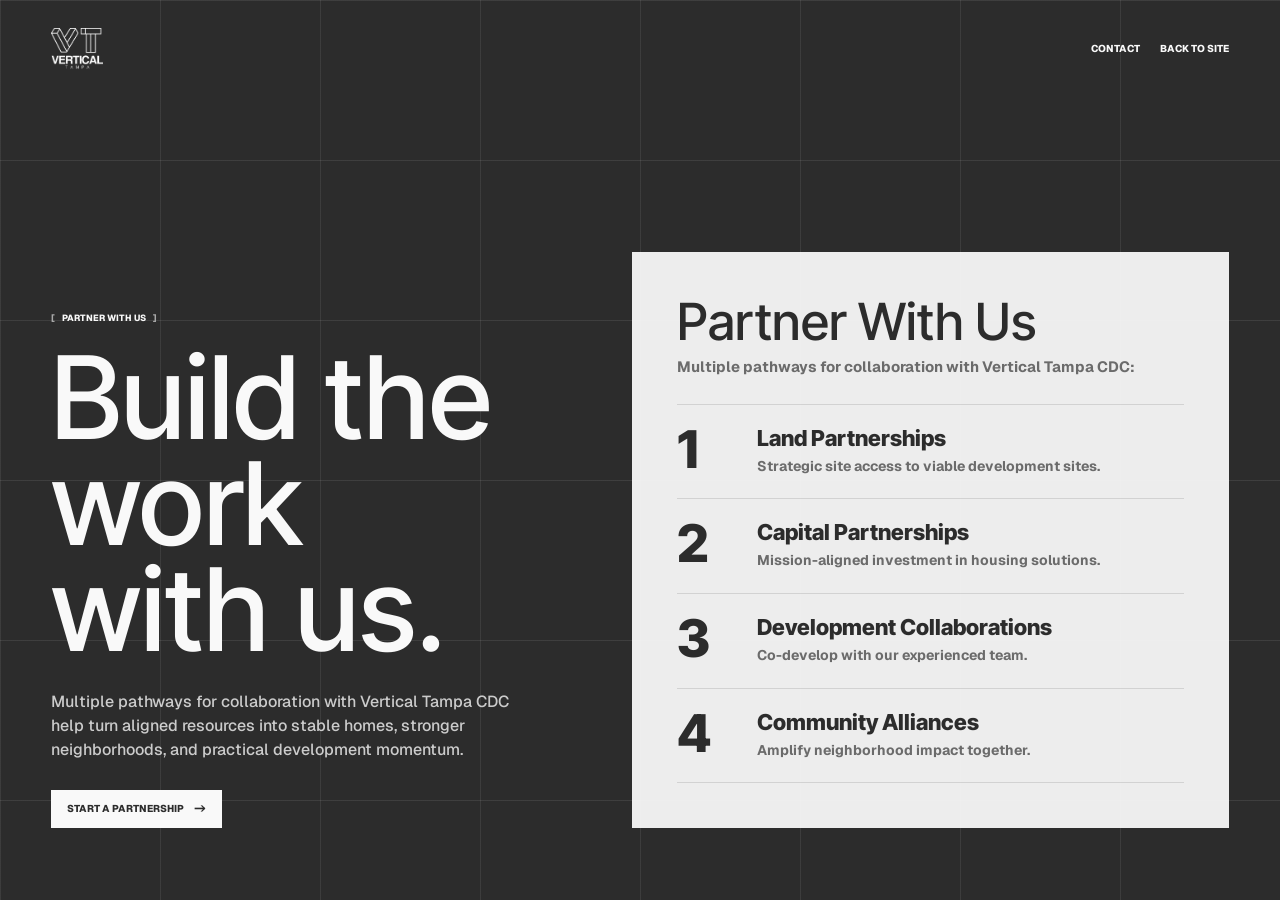
<file: partner-with-us.html>
<!doctype html>
<html lang="en">
  <head>
    <meta charset="UTF-8" />
    <meta name="viewport" content="width=device-width, initial-scale=1.0" />
    <title>Partner With Us | Vertical Tampa CDC</title>
    <meta
      name="description"
      content="Partner with Vertical Tampa Community Development Corporation through land partnerships, capital partnerships, development collaborations, and community alliances."
    />

    <link rel="preconnect" href="https://fonts.googleapis.com" />
    <link rel="preconnect" href="https://fonts.gstatic.com" crossorigin />
    <link
      href="https://fonts.googleapis.com/css2?family=Geist:wght@400;500;600;700;800&family=Inter+Tight:wght@400;500;600;700;800&display=swap"
      rel="stylesheet"
    />

    <style>
      :root {
        --black: #2c2c2c;
        --paper: #f9f9f9;
        --muted: #6b6b6b;
        --faint: #a8a8a8;
        --line: rgba(44, 44, 44, 0.14);
        --line-light: rgba(249, 249, 249, 0.16);
        --warm: #e9e3d8;
        --display: "Inter Tight", "Arial Narrow", Arial, sans-serif;
        --body: "Geist", Arial, sans-serif;
        --side: clamp(20px, 4vw, 54px);
      }

      * {
        box-sizing: border-box;
        margin: 0;
        padding: 0;
      }

      html {
        background: var(--black);
      }

      body {
        background: var(--black);
        color: var(--paper);
        font-family: var(--body);
        font-size: 14px;
        font-weight: 500;
        line-height: 1.35;
        overflow-x: hidden;
        -webkit-font-smoothing: antialiased;
      }

      a {
        color: inherit;
        text-decoration: none;
      }

      .page-shell {
        margin: 0 auto;
        max-width: 1680px;
        min-height: 100vh;
        overflow: hidden;
      }

      .site-header {
        align-items: center;
        color: var(--paper);
        display: flex;
        justify-content: space-between;
        left: 0;
        padding: 28px var(--side);
        position: absolute;
        right: 0;
        top: 0;
        z-index: 3;
      }

      .logo-brand img {
        display: block;
        height: 42px;
        object-fit: contain;
        width: auto;
      }

      .header-links {
        align-items: center;
        display: flex;
        gap: 20px;
        font-size: 10px;
        font-weight: 800;
        text-transform: uppercase;
      }

      .partner-hero {
        min-height: 100svh;
        overflow: hidden;
        padding: 150px var(--side) 72px;
        position: relative;
      }

      .partner-hero::before {
        background:
          linear-gradient(90deg, rgba(44, 44, 44, 0.92), rgba(44, 44, 44, 0.58) 52%, rgba(44, 44, 44, 0.84)),
          linear-gradient(180deg, rgba(44, 44, 44, 0.18), rgba(44, 44, 44, 0.76)),
          url("https://images.unsplash.com/photo-1600585154340-be6161a56a0c?auto=format&fit=crop&w=2200&q=84")
            center / cover;
        content: "";
        inset: 0;
        position: absolute;
      }

      .partner-hero::after {
        background-image:
          linear-gradient(rgba(249, 249, 249, 0.09) 1px, transparent 1px),
          linear-gradient(90deg, rgba(249, 249, 249, 0.08) 1px, transparent 1px);
        background-size: 160px 160px;
        content: "";
        inset: 0;
        pointer-events: none;
        position: absolute;
      }

      .partner-inner {
        align-items: end;
        display: grid;
        gap: clamp(34px, 7vw, 96px);
        grid-template-columns: minmax(0, 0.74fr) minmax(420px, 0.9fr);
        margin: 0 auto;
        max-width: 1480px;
        min-height: calc(100svh - 222px);
        position: relative;
        z-index: 1;
      }

      .label {
        align-items: center;
        display: inline-flex;
        font-size: 9px;
        font-weight: 800;
        gap: 7px;
        line-height: 1;
        text-transform: uppercase;
      }

      .label::before {
        color: var(--faint);
        content: "[";
      }

      .label::after {
        color: var(--faint);
        content: "]";
      }

      h1,
      h2 {
        font-family: var(--display);
        font-weight: 500;
        letter-spacing: 0;
      }

      h1 {
        font-size: clamp(52px, 9vw, 126px);
        line-height: 0.92;
        margin-top: 18px;
        max-width: 760px;
      }

      .lede {
        color: rgba(249, 249, 249, 0.78);
        font-size: 16px;
        line-height: 1.5;
        margin-top: 28px;
        max-width: 520px;
      }

      .button {
        align-items: center;
        background: var(--paper);
        color: var(--black);
        display: inline-flex;
        font-size: 10px;
        font-weight: 800;
        gap: 10px;
        justify-content: center;
        line-height: 1;
        margin-top: 28px;
        min-height: 38px;
        padding: 0 16px;
        text-transform: uppercase;
      }

      .button::after {
        content: "->";
      }

      .partner-panel {
        background: rgba(249, 249, 249, 0.94);
        color: var(--black);
        padding: clamp(26px, 3.5vw, 46px);
      }

      .partner-panel h2 {
        font-size: clamp(32px, 4vw, 56px);
        line-height: 0.96;
        margin-bottom: 10px;
      }

      .partner-panel > p {
        color: var(--muted);
        font-size: 15px;
        font-weight: 700;
        line-height: 1.45;
        margin-bottom: 26px;
        max-width: 520px;
      }

      .pathway {
        border-top: 1px solid var(--line);
        display: grid;
        gap: 22px;
        grid-template-columns: 58px minmax(0, 1fr);
        padding: 22px 0;
      }

      .pathway:last-child {
        border-bottom: 1px solid var(--line);
      }

      .pathway-number {
        color: var(--black);
        font-family: var(--display);
        font-size: 52px;
        font-weight: 800;
        line-height: 0.88;
      }

      .pathway strong {
        display: block;
        font-family: var(--display);
        font-size: 22px;
        font-weight: 800;
        line-height: 1;
      }

      .pathway span {
        color: var(--muted);
        display: block;
        font-size: 14px;
        font-weight: 700;
        line-height: 1.4;
        margin-top: 8px;
      }

      @media (max-width: 980px) {
        .partner-inner {
          grid-template-columns: 1fr;
        }

        .partner-hero {
          padding-top: 130px;
        }
      }

      @media (max-width: 620px) {
        :root {
          --side: 18px;
        }

        .site-header {
          align-items: flex-start;
          gap: 18px;
        }

        .header-links {
          align-items: flex-end;
          flex-direction: column;
          gap: 10px;
        }

        h1 {
          font-size: 46px;
        }

        .partner-panel h2 {
          font-size: 32px;
        }

        .pathway {
          gap: 16px;
          grid-template-columns: 46px minmax(0, 1fr);
        }

        .pathway-number {
          font-size: 42px;
        }

        .pathway strong {
          font-size: 19px;
        }
      }
    </style>
  </head>

  <body>
    <div class="page-shell">
      <header class="site-header" aria-label="Site header">
        <a class="logo-brand" href="hoho.html" aria-label="Vertical Tampa CDC home">
          <img src="images/vertical-tampa/vertical-tampa-logo.png" alt="Vertical Tampa" />
        </a>
        <nav class="header-links" aria-label="Page navigation">
          <a href="contact.html">Contact</a>
          <a href="hoho.html#get-started">Back to Site</a>
        </nav>
      </header>

      <main>
        <section class="partner-hero" aria-labelledby="partner-title">
          <div class="partner-inner">
            <div>
              <span class="label">Partner With Us</span>
              <h1 id="partner-title">Build the work with us.</h1>
              <p class="lede">
                Multiple pathways for collaboration with Vertical Tampa CDC help turn aligned resources into stable
                homes, stronger neighborhoods, and practical development momentum.
              </p>
              <a class="button" href="contact.html">Start a Partnership</a>
            </div>

            <aside class="partner-panel" aria-label="Partnership pathways">
              <h2>Partner With Us</h2>
              <p>Multiple pathways for collaboration with Vertical Tampa CDC:</p>

              <div class="pathway">
                <div class="pathway-number">1</div>
                <div>
                  <strong>Land Partnerships</strong>
                  <span>Strategic site access to viable development sites.</span>
                </div>
              </div>

              <div class="pathway">
                <div class="pathway-number">2</div>
                <div>
                  <strong>Capital Partnerships</strong>
                  <span>Mission-aligned investment in housing solutions.</span>
                </div>
              </div>

              <div class="pathway">
                <div class="pathway-number">3</div>
                <div>
                  <strong>Development Collaborations</strong>
                  <span>Co-develop with our experienced team.</span>
                </div>
              </div>

              <div class="pathway">
                <div class="pathway-number">4</div>
                <div>
                  <strong>Community Alliances</strong>
                  <span>Amplify neighborhood impact together.</span>
                </div>
              </div>
            </aside>
          </div>
        </section>
      </main>
    </div>
  </body>
</html>
</file>
<file: styles.css>
:root {
  --paper: #efeee9;
  --paper-soft: #e6e5df;
  --ink: #0b0b0b;
  --dark: #101010;
  --dark-soft: #171717;
  --white: #f5f4ef;
  --muted: #929292;
  --line: #303030;
  --line-light: #c8c7c1;
  --accent: #ff493d;
  --side: clamp(1.25rem, 4vw, 4rem);
  --display: "Manrope", sans-serif;
  --body: "DM Sans", sans-serif;
}

* {
  box-sizing: border-box;
  margin: 0;
  padding: 0;
}

html {
  scroll-behavior: smooth;
  scroll-padding-top: 5rem;
}

body {
  background: var(--paper);
  color: var(--ink);
  font-family: var(--body);
  font-size: 16px;
  line-height: 1.5;
  overflow-x: hidden;
  -webkit-font-smoothing: antialiased;
}

body.menu-open {
  overflow: hidden;
}

img {
  display: block;
  max-width: 100%;
}

a {
  color: inherit;
}

button,
a {
  -webkit-tap-highlight-color: transparent;
}

::selection {
  background: var(--accent);
  color: var(--white);
}

.skip-link {
  background: var(--accent);
  color: var(--white);
  left: 1rem;
  padding: 0.75rem 1rem;
  position: fixed;
  top: -5rem;
  z-index: 1000;
}

.skip-link:focus {
  top: 1rem;
}

.site-header {
  align-items: center;
  background: color-mix(in srgb, var(--paper) 92%, transparent);
  border-bottom: 1px solid rgba(11, 11, 11, 0.16);
  display: grid;
  grid-template-columns: 1fr auto 1fr;
  height: 76px;
  left: 0;
  padding: 0 var(--side);
  position: absolute;
  top: 0;
  width: 100%;
  z-index: 100;
}

.brand {
  align-items: center;
  display: flex;
  font-size: 0.68rem;
  font-weight: 700;
  gap: 0.75rem;
  letter-spacing: 0.08em;
  text-decoration: none;
  text-transform: uppercase;
}

.brand-mark {
  align-items: center;
  aspect-ratio: 1;
  background: var(--ink);
  color: var(--white);
  display: inline-flex;
  font-size: 0.66rem;
  justify-content: center;
  width: 2rem;
}

.site-nav {
  display: flex;
  gap: clamp(1.5rem, 3vw, 3.25rem);
}

.site-nav a,
.header-cta {
  font-size: 0.72rem;
  font-weight: 700;
  letter-spacing: 0.08em;
  position: relative;
  text-decoration: none;
  text-transform: uppercase;
}

.site-nav a::after {
  background: var(--ink);
  bottom: -0.4rem;
  content: "";
  height: 1px;
  left: 0;
  position: absolute;
  transform: scaleX(0);
  transform-origin: right;
  transition: transform 220ms ease;
  width: 100%;
}

.site-nav a:hover::after,
.site-nav a:focus-visible::after {
  transform: scaleX(1);
  transform-origin: left;
}

.header-cta {
  justify-self: end;
}

.menu-toggle {
  background: transparent;
  border: 0;
  color: var(--ink);
  display: none;
  font: 700 0.72rem var(--body);
  letter-spacing: 0.08em;
  text-transform: uppercase;
}

.hero {
  min-height: 100svh;
  overflow: hidden;
  padding: 96px var(--side) 1.5rem;
  position: relative;
}

.hero-kicker {
  border-bottom: 1px solid var(--line-light);
  display: flex;
  font-size: 0.65rem;
  font-weight: 700;
  justify-content: space-between;
  letter-spacing: 0.1em;
  padding-bottom: 0.75rem;
  text-transform: uppercase;
}

.hero-stage {
  height: calc(100svh - 135px);
  min-height: 590px;
  position: relative;
}

.hero-photo {
  background: #d7d7d3;
  bottom: 0;
  left: 50%;
  overflow: hidden;
  position: absolute;
  top: 2rem;
  transform: translateX(-50%);
  width: 100%;
  z-index: 1;
}

.hero-photo::after {
  background: linear-gradient(to top, rgba(0, 0, 0, 0.25), transparent 28%);
  content: "";
  inset: 0;
  pointer-events: none;
  position: absolute;
}

.hero-photo img {
  display: none;
}

.hero-foreground {
  bottom: 0;
  left: 57%;
  overflow: hidden;
  pointer-events: none;
  position: absolute;
  top: 2rem;
  transform: translateX(-50%);
  width: clamp(340px, 44vw, 680px);
  z-index: 3;
}

.hero-foreground img {
  filter: grayscale(1) contrast(1.16) brightness(0.96);
  height: 100%;
  object-fit: cover;
  object-position: 50% 43%;
  transform: scale(1.35);
  width: 100%;
}

.hero-title {
  color: #242426;
  font-family: var(--display);
  font-size: clamp(4.6rem, 13.6vw, 13.8rem);
  font-weight: 700;
  left: 50%;
  letter-spacing: -0.085em;
  line-height: 0.72;
  pointer-events: none;
  position: absolute;
  text-align: center;
  text-transform: uppercase;
  top: 47%;
  transform: translate(-50%, -50%);
  white-space: nowrap;
  width: calc(100% + 0.03em);
  z-index: 2;
}

.hero-title span {
  display: block;
}

.hero-title span:last-child {
  margin-left: -0.05em;
}

.hero-title-overlap {
  clip-path: inset(0 31% 0 45%);
  color: rgba(245, 244, 239, 0.78);
  z-index: 5;
}

.hero-role {
  bottom: 3.5rem;
  font-family: var(--display);
  font-size: clamp(1rem, 1.5vw, 1.35rem);
  font-weight: 700;
  line-height: 1.2;
  position: absolute;
  right: clamp(1.25rem, 2.2vw, 2.25rem);
  text-align: right;
  z-index: 4;
}

.hero-role span {
  color: var(--accent);
}

.hero-contact {
  bottom: 3.5rem;
  display: flex;
  flex-direction: column;
  gap: 0.45rem;
  left: clamp(1.25rem, 2.2vw, 2.25rem);
  position: absolute;
  z-index: 4;
}

.hero-contact a {
  font-size: 0.67rem;
  font-weight: 700;
  letter-spacing: 0.08em;
  text-decoration: none;
  text-transform: uppercase;
}

.hero-contact a:hover {
  color: var(--accent);
}

.scroll-cue {
  bottom: 0.1rem;
  font-size: 0.64rem;
  font-weight: 700;
  left: 50%;
  letter-spacing: 0.08em;
  position: absolute;
  text-decoration: none;
  text-transform: uppercase;
  transform: translateX(-50%);
  z-index: 4;
}

.dark-section {
  background: var(--dark);
  color: var(--white);
}

.section-label {
  border-top: 1px solid var(--line);
  display: grid;
  font-size: 0.65rem;
  font-weight: 700;
  grid-template-columns: 4rem 1fr;
  letter-spacing: 0.1em;
  padding-top: 0.9rem;
  text-transform: uppercase;
}

.section-label-dark {
  border-color: var(--line-light);
}

.intro {
  display: grid;
  gap: 5rem;
  grid-template-columns: minmax(170px, 0.65fr) minmax(0, 2.35fr);
  padding: clamp(6rem, 10vw, 10rem) var(--side);
}

.eyebrow {
  font-size: 0.66rem;
  font-style: normal;
  font-weight: 700;
  letter-spacing: 0.12em;
  text-transform: uppercase;
}

.intro-copy .eyebrow,
.section-content > .eyebrow,
.profile-heading .eyebrow,
.contact-top .eyebrow {
  color: var(--muted);
  margin-bottom: 1.5rem;
}

.intro-copy h2 {
  font-family: var(--display);
  font-size: clamp(2.1rem, 5vw, 5.3rem);
  font-weight: 500;
  letter-spacing: -0.055em;
  line-height: 1.03;
  max-width: 1220px;
}

.intro-copy h2 em {
  color: var(--accent);
  font-style: normal;
}

.intro-support {
  align-items: end;
  display: grid;
  gap: 4rem;
  grid-template-columns: minmax(230px, 430px) auto;
  justify-content: space-between;
  margin-left: 25%;
  margin-top: 3.5rem;
}

.intro-support p,
.section-lead,
.profile-copy > p,
.gallery-intro p {
  color: var(--muted);
  font-size: clamp(0.95rem, 1.3vw, 1.1rem);
  line-height: 1.7;
}

.text-link {
  border-bottom: 1px solid var(--line);
  font-size: 0.72rem;
  font-weight: 700;
  letter-spacing: 0.08em;
  padding-bottom: 0.65rem;
  text-decoration: none;
  text-transform: uppercase;
  white-space: nowrap;
}

.text-link span {
  color: var(--accent);
  margin-left: 1rem;
}

.numbered-section {
  padding: 0 var(--side) clamp(7rem, 12vw, 12rem);
}

.numbered-layout {
  display: grid;
  gap: clamp(2rem, 6vw, 7rem);
  grid-template-columns: minmax(220px, 0.9fr) minmax(0, 2.1fr);
  padding-top: clamp(4rem, 8vw, 8rem);
}

.outline-number {
  align-self: start;
  color: transparent;
  font-family: var(--display);
  font-size: clamp(8rem, 18vw, 18rem);
  font-weight: 500;
  letter-spacing: -0.09em;
  line-height: 0.75;
  -webkit-text-stroke: 1px #777;
}

.section-heading {
  font-family: var(--display);
  font-size: clamp(2rem, 4.6vw, 4.7rem);
  font-weight: 500;
  letter-spacing: -0.05em;
  line-height: 1.02;
  max-width: 900px;
}

.section-lead {
  margin: 2rem 0 3.5rem;
  max-width: 650px;
}

.skill-groups {
  border-top: 1px solid var(--line);
}

.skill-group {
  display: grid;
  gap: 2rem;
  grid-template-columns: minmax(130px, 0.6fr) 2fr;
  padding: 1.75rem 0;
}

.skill-group + .skill-group {
  border-top: 1px solid var(--line);
}

.skill-index {
  color: var(--muted);
  font-size: 0.68rem;
  font-weight: 700;
  letter-spacing: 0.08em;
  text-transform: uppercase;
}

.tag-list {
  display: flex;
  flex-wrap: wrap;
  gap: 0.6rem;
  list-style: none;
}

.tag-list li {
  border: 1px solid #3a3a3a;
  border-radius: 100px;
  color: #c5c5c5;
  font-size: 0.76rem;
  padding: 0.52rem 0.9rem;
}

.experience-list {
  border-top: 1px solid var(--line);
  list-style: none;
  margin-top: 3.5rem;
}

.experience-list li {
  align-items: baseline;
  border-bottom: 1px solid var(--line);
  display: grid;
  gap: 1.25rem;
  grid-template-columns: 3rem minmax(0, 1.4fr) minmax(170px, 0.8fr);
  padding: 1.75rem 0;
}

.experience-list h3 {
  font-family: var(--display);
  font-size: clamp(1.05rem, 1.7vw, 1.5rem);
  font-weight: 600;
}

.experience-list p,
.row-number {
  color: var(--muted);
  font-size: 0.8rem;
}

.work-section {
  background: var(--paper);
  color: var(--ink);
  padding: clamp(7rem, 11vw, 11rem) var(--side);
}

.work-heading {
  display: grid;
  gap: 3rem;
  grid-template-columns: minmax(170px, 0.65fr) minmax(0, 2.35fr);
  padding: clamp(4rem, 7vw, 7rem) 0;
}

.work-heading h2 {
  font-family: var(--display);
  font-size: clamp(2.3rem, 5.6vw, 6rem);
  font-weight: 600;
  letter-spacing: -0.065em;
  line-height: 0.98;
  max-width: 1000px;
}

.project-list {
  border-top: 1px solid var(--ink);
}

.project-row {
  align-items: center;
  border-bottom: 1px solid var(--line-light);
  display: grid;
  gap: clamp(1rem, 3vw, 3rem);
  grid-template-columns: 3rem minmax(0, 1.5fr) minmax(170px, 0.55fr) 2.5rem;
  min-height: 150px;
  padding: 1.8rem 0;
  position: relative;
  text-decoration: none;
  transition: color 200ms ease, padding 240ms ease;
}

.project-row::before {
  background: var(--ink);
  content: "";
  inset: 0 calc(-1 * var(--side));
  position: absolute;
  transform: scaleY(0);
  transform-origin: bottom;
  transition: transform 260ms ease;
  z-index: 0;
}

.project-row > * {
  position: relative;
  z-index: 1;
}

.project-row:hover,
.project-row:focus-visible {
  color: var(--white);
  padding-left: 1rem;
  padding-right: 1rem;
}

.project-row:hover::before,
.project-row:focus-visible::before {
  transform: scaleY(1);
  transform-origin: top;
}

.project-row h3 {
  font-family: var(--display);
  font-size: clamp(1.55rem, 3.3vw, 3.4rem);
  font-weight: 600;
  letter-spacing: -0.045em;
  line-height: 1;
  margin-bottom: 0.65rem;
}

.project-row p {
  color: #686868;
  font-size: 0.84rem;
  max-width: 630px;
  transition: color 200ms ease;
}

.project-row:hover p,
.project-row:focus-visible p {
  color: #a9a9a9;
}

.project-number,
.project-tags {
  font-size: 0.66rem;
  font-weight: 700;
  letter-spacing: 0.08em;
  text-transform: uppercase;
}

.project-tags {
  color: #686868;
}

.project-arrow {
  color: var(--accent);
  font-size: 1.7rem;
  justify-self: end;
  transition: transform 220ms ease;
}

.project-row:hover .project-arrow {
  transform: translate(0.25rem, -0.25rem);
}

.profile-section,
.gallery-section {
  padding: clamp(7rem, 11vw, 11rem) var(--side);
}

.profile-grid {
  display: grid;
  gap: clamp(3rem, 8vw, 9rem);
  grid-template-columns: minmax(280px, 1fr) minmax(0, 1.4fr);
  padding-top: clamp(4rem, 8vw, 8rem);
}

.profile-heading h2,
.gallery-intro h2 {
  font-family: var(--display);
  font-size: clamp(2rem, 4.4vw, 4.5rem);
  font-weight: 500;
  letter-spacing: -0.055em;
  line-height: 1.02;
}

.profile-copy > p + p {
  margin-top: 1.5rem;
}

.profile-facts {
  border-top: 1px solid var(--line);
  display: grid;
  gap: 2rem;
  grid-template-columns: 1fr 1fr;
  margin-top: 4rem;
  padding-top: 2rem;
}

.profile-facts span,
.contact-details span {
  color: var(--muted);
  display: block;
  font-size: 0.64rem;
  font-weight: 700;
  letter-spacing: 0.1em;
  margin-bottom: 1rem;
  text-transform: uppercase;
}

.profile-facts strong {
  display: block;
  font-family: var(--display);
  font-size: 1.05rem;
  margin-bottom: 0.5rem;
}

.profile-facts p {
  color: var(--muted);
  font-size: 0.82rem;
}

.gallery-section {
  padding-top: 0;
}

.gallery-intro {
  align-items: end;
  display: grid;
  gap: 4rem;
  grid-template-columns: minmax(280px, 1.5fr) minmax(230px, 0.55fr);
  padding: clamp(4rem, 7vw, 7rem) 0;
}

.gallery-grid {
  display: grid;
  gap: 0.75rem;
  grid-auto-rows: clamp(220px, 27vw, 430px);
  grid-template-columns: repeat(3, 1fr);
}

.gallery-item {
  background: #242424;
  overflow: hidden;
}

.gallery-item img {
  filter: grayscale(1) contrast(1.05);
  height: 100%;
  object-fit: cover;
  transition: filter 350ms ease, transform 550ms cubic-bezier(0.2, 0.7, 0.2, 1);
  width: 100%;
}

.gallery-item:hover img {
  filter: grayscale(0);
  transform: scale(1.025);
}

.gallery-wide {
  grid-column: span 2;
}

.gallery-tall {
  grid-row: span 2;
}

.contact-section {
  background: var(--accent);
  color: var(--ink);
  padding: clamp(6rem, 10vw, 10rem) var(--side) 3rem;
}

.contact-top .eyebrow {
  color: rgba(11, 11, 11, 0.62);
}

.contact-top > a {
  display: block;
  font-family: var(--display);
  font-size: clamp(3.2rem, 10vw, 10rem);
  font-weight: 700;
  letter-spacing: -0.08em;
  line-height: 0.95;
  text-decoration: none;
}

.contact-top > a span {
  display: inline-block;
  font-size: 0.55em;
  transition: transform 220ms ease;
}

.contact-top > a:hover span {
  transform: translate(0.25rem, -0.25rem);
}

.contact-details {
  border-top: 1px solid rgba(11, 11, 11, 0.35);
  display: grid;
  gap: 2rem;
  grid-template-columns: 1.2fr 0.7fr 0.7fr 0.7fr;
  margin-top: clamp(5rem, 9vw, 9rem);
  padding-top: 1.5rem;
}

.contact-details span {
  color: rgba(11, 11, 11, 0.62);
}

.contact-details a,
.contact-details p {
  font-size: 0.82rem;
  font-weight: 600;
  text-decoration: none;
}

.contact-details a:hover {
  text-decoration: underline;
  text-underline-offset: 0.25rem;
}

.contact-details div:last-child a + a {
  display: block;
  margin-top: 0.5rem;
}

.site-footer {
  align-items: center;
  background: var(--ink);
  color: #8e8e8e;
  display: grid;
  font-size: 0.66rem;
  grid-template-columns: 1fr 1fr 1fr;
  letter-spacing: 0.08em;
  padding: 1.5rem var(--side);
  text-transform: uppercase;
}

.site-footer p:nth-child(2) {
  text-align: center;
}

.site-footer a {
  justify-self: end;
  text-decoration: none;
}

.reveal {
  opacity: 0;
  transform: translateY(28px);
  transition: opacity 700ms ease, transform 700ms cubic-bezier(0.22, 1, 0.36, 1);
}

.reveal.is-visible {
  opacity: 1;
  transform: translateY(0);
}

/* Graphic design archive */
.archive-page {
  background: var(--dark);
  color: var(--white);
}

.archive-page .site-header {
  background: color-mix(in srgb, var(--dark) 92%, transparent);
  border-color: var(--line);
  color: var(--white);
  position: fixed;
}

.archive-page .brand-mark {
  background: var(--white);
  color: var(--ink);
}

.archive-page .menu-toggle {
  color: var(--white);
}

.archive-main {
  padding: 76px var(--side) clamp(6rem, 10vw, 10rem);
}

.archive-hero {
  align-items: end;
  border-bottom: 1px solid var(--line);
  display: grid;
  gap: 3rem;
  grid-template-columns: 2fr 0.7fr;
  min-height: 68svh;
  padding: clamp(5rem, 9vw, 9rem) 0 3rem;
}

.archive-hero .eyebrow {
  color: var(--accent);
  margin-bottom: 1.4rem;
}

.archive-hero h1 {
  font-family: var(--display);
  font-size: clamp(4rem, 11vw, 11rem);
  font-weight: 600;
  letter-spacing: -0.085em;
  line-height: 0.76;
  text-transform: uppercase;
}

.archive-hero > p {
  color: var(--muted);
  font-size: 1rem;
  line-height: 1.7;
  max-width: 400px;
}

.archive-section {
  padding-top: clamp(5rem, 9vw, 9rem);
}

.archive-section-header {
  align-items: end;
  display: flex;
  justify-content: space-between;
  margin-bottom: 2rem;
}

.archive-section-header h2 {
  font-family: var(--display);
  font-size: clamp(2rem, 4vw, 4rem);
  font-weight: 500;
  letter-spacing: -0.05em;
}

.archive-section-header span {
  color: var(--muted);
  font-size: 0.66rem;
  letter-spacing: 0.08em;
  text-transform: uppercase;
}

.design-grid {
  display: grid;
  gap: 3.5rem 1rem;
  grid-template-columns: repeat(2, 1fr);
}

.design-card {
  min-width: 0;
}

.design-preview {
  background: var(--white);
  border: 0;
  cursor: zoom-in;
  display: block;
  height: clamp(290px, 42vw, 600px);
  overflow: hidden;
  padding: 0;
  width: 100%;
}

.design-preview img {
  height: 100%;
  object-fit: contain;
  transition: transform 450ms cubic-bezier(0.2, 0.7, 0.2, 1);
  width: 100%;
}

.design-preview:hover img,
.design-preview:focus-visible img {
  transform: scale(1.025);
}

.design-meta {
  border-top: 1px solid var(--line);
  display: grid;
  gap: 1rem;
  grid-template-columns: 1fr auto;
  margin-top: 1rem;
  padding-top: 1rem;
}

.design-meta h3,
.print-card h3 {
  font-family: var(--display);
  font-size: clamp(1.25rem, 2vw, 1.8rem);
  font-weight: 600;
  letter-spacing: -0.03em;
}

.design-meta p,
.print-card p {
  color: var(--muted);
  font-size: 0.8rem;
  margin-top: 0.35rem;
}

.design-meta span {
  color: var(--accent);
  font-size: 0.65rem;
  letter-spacing: 0.08em;
  text-transform: uppercase;
}

.print-grid {
  border-top: 1px solid var(--line);
  display: grid;
  grid-template-columns: repeat(2, 1fr);
}

.print-card {
  min-height: 230px;
  padding: 2rem 0;
}

.print-card + .print-card {
  border-left: 1px solid var(--line);
  padding-left: 2rem;
}

.design-dialog {
  background: var(--dark-soft);
  border: 1px solid #3a3a3a;
  color: var(--white);
  height: min(88vh, 900px);
  margin: auto;
  max-width: 1500px;
  padding: 3.5rem 1rem 1rem;
  width: min(94vw, 1500px);
}

.design-dialog::backdrop {
  background: rgba(0, 0, 0, 0.88);
  backdrop-filter: blur(5px);
}

.dialog-close {
  background: transparent;
  border: 0;
  color: var(--white);
  cursor: pointer;
  font: 700 0.7rem var(--body);
  letter-spacing: 0.1em;
  position: absolute;
  right: 1.2rem;
  text-transform: uppercase;
  top: 1.1rem;
}

.dialog-images {
  display: grid;
  gap: 0.75rem;
  grid-template-columns: repeat(3, 1fr);
  height: 100%;
  overflow: auto;
}

.dialog-images img {
  background: white;
  height: 100%;
  object-fit: contain;
  width: 100%;
}

@media (max-width: 980px) {
  .site-header {
    grid-template-columns: 1fr auto;
  }

  .header-cta {
    display: none;
  }

  .menu-toggle {
    align-items: center;
    display: flex;
    gap: 0.75rem;
    justify-self: end;
    position: absolute;
    right: var(--side);
    z-index: 3;
  }

  .menu-icon,
  .menu-icon::after {
    background: currentColor;
    display: block;
    height: 1px;
    transition: transform 220ms ease;
    width: 20px;
  }

  .menu-icon {
    position: relative;
  }

  .menu-icon::after {
    content: "";
    position: absolute;
    top: 6px;
  }

  .menu-toggle[aria-expanded="true"] .menu-icon {
    transform: rotate(45deg) translateY(4px);
  }

  .menu-toggle[aria-expanded="true"] .menu-icon::after {
    transform: rotate(-90deg) translateX(6px);
  }

  .site-nav {
    align-items: flex-start;
    background: var(--paper);
    display: flex;
    flex-direction: column;
    gap: 1.2rem;
    inset: 0;
    justify-content: center;
    opacity: 0;
    padding: 6rem var(--side);
    pointer-events: none;
    position: fixed;
    transform: translateY(-1rem);
    transition: opacity 220ms ease, transform 220ms ease;
  }

  .archive-page .site-nav {
    background: var(--dark);
  }

  .site-nav.is-open {
    opacity: 1;
    pointer-events: auto;
    transform: translateY(0);
  }

  .site-nav a {
    font-family: var(--display);
    font-size: clamp(2.2rem, 10vw, 5rem);
    font-weight: 600;
    letter-spacing: -0.05em;
    text-transform: none;
  }

  .intro {
    gap: 3rem;
    grid-template-columns: 1fr;
  }

  .intro-support {
    margin-left: 0;
  }

  .numbered-layout {
    grid-template-columns: minmax(170px, 0.6fr) minmax(0, 1.4fr);
  }

  .project-row {
    grid-template-columns: 2.5rem minmax(0, 1fr) 2rem;
  }

  .project-tags {
    display: none;
  }

  .contact-details {
    grid-template-columns: 1fr 1fr;
  }

  .archive-hero {
    grid-template-columns: 1fr;
  }
}

@media (max-width: 700px) {
  .site-header {
    height: 66px;
  }

  .brand > span:last-child {
    display: none;
  }

  .hero {
    padding-top: 82px;
  }

  .hero-kicker span:last-child {
    display: none;
  }

  .hero-stage {
    height: calc(100svh - 112px);
    min-height: 560px;
  }

  .hero-photo {
    bottom: 3.3rem;
    top: 1.25rem;
    width: 100%;
  }

  .hero-foreground {
    bottom: 3.3rem;
    left: 58%;
    top: 1.25rem;
    width: min(92vw, 430px);
  }

  .hero-photo img {
    object-position: 50% 45%;
  }

  .hero-title {
    font-size: clamp(3.6rem, 20vw, 7.8rem);
    line-height: 0.8;
    top: 43%;
  }

  .hero-title-overlap {
    clip-path: inset(0 18% 0 22%);
  }

  .hero-role {
    background: rgba(11, 11, 11, 0.78);
    bottom: 4.6rem;
    color: var(--white);
    font-size: 0.9rem;
    padding: 0.5rem 0.6rem;
    right: 1rem;
    text-shadow: 0 1px 10px rgba(0, 0, 0, 0.35);
  }

  .hero-contact {
    bottom: 4.6rem;
    left: 1rem;
  }

  .hero-contact a {
    color: var(--white);
    text-shadow: 0 1px 10px rgba(0, 0, 0, 0.35);
  }

  .section-label {
    grid-template-columns: 2.5rem 1fr;
  }

  .intro,
  .work-section,
  .profile-section,
  .gallery-section {
    padding-bottom: 6rem;
    padding-top: 6rem;
  }

  .intro-support {
    align-items: start;
    gap: 2.5rem;
    grid-template-columns: 1fr;
    margin-top: 2.5rem;
  }

  .numbered-section {
    padding-bottom: 7rem;
  }

  .numbered-layout {
    gap: 3rem;
    grid-template-columns: 1fr;
    padding-top: 4rem;
  }

  .outline-number {
    font-size: 8rem;
  }

  .skill-group {
    gap: 1rem;
    grid-template-columns: 1fr;
  }

  .experience-list li {
    gap: 0.5rem 1rem;
    grid-template-columns: 2rem 1fr;
  }

  .experience-list p {
    grid-column: 2;
  }

  .work-heading {
    gap: 1.5rem;
    grid-template-columns: 1fr;
    padding: 4rem 0;
  }

  .project-row {
    align-items: start;
    gap: 1rem;
    grid-template-columns: 2rem minmax(0, 1fr) 1.5rem;
    min-height: 120px;
  }

  .project-row p {
    font-size: 0.78rem;
  }

  .project-row:hover,
  .project-row:focus-visible {
    padding-left: 0;
    padding-right: 0;
  }

  .profile-grid,
  .gallery-intro {
    gap: 3rem;
    grid-template-columns: 1fr;
  }

  .profile-facts {
    grid-template-columns: 1fr;
  }

  .gallery-grid {
    grid-auto-rows: 250px;
    grid-template-columns: 1fr;
  }

  .gallery-wide,
  .gallery-tall {
    grid-column: auto;
    grid-row: auto;
  }

  .contact-top > a {
    font-size: clamp(3rem, 17vw, 6rem);
  }

  .contact-details {
    grid-template-columns: 1fr;
  }

  .site-footer {
    gap: 0.75rem;
    grid-template-columns: 1fr auto;
  }

  .site-footer p:nth-child(2) {
    display: none;
  }

  .archive-main {
    padding-top: 66px;
  }

  .archive-hero {
    min-height: 72svh;
  }

  .design-grid,
  .print-grid {
    grid-template-columns: 1fr;
  }

  .design-preview {
    height: 320px;
  }

  .print-card + .print-card {
    border-left: 0;
    border-top: 1px solid var(--line);
    padding-left: 0;
  }

  .design-dialog {
    height: 92vh;
  }

  .dialog-images {
    grid-template-columns: 1fr;
  }

  .dialog-images img {
    height: auto;
    min-height: 55vh;
  }
}

@media (prefers-reduced-motion: reduce) {
  html {
    scroll-behavior: auto;
  }

  *,
  *::before,
  *::after {
    scroll-behavior: auto !important;
    transition-duration: 0.01ms !important;
  }

  .reveal {
    opacity: 1;
    transform: none;
  }
}
</file>
